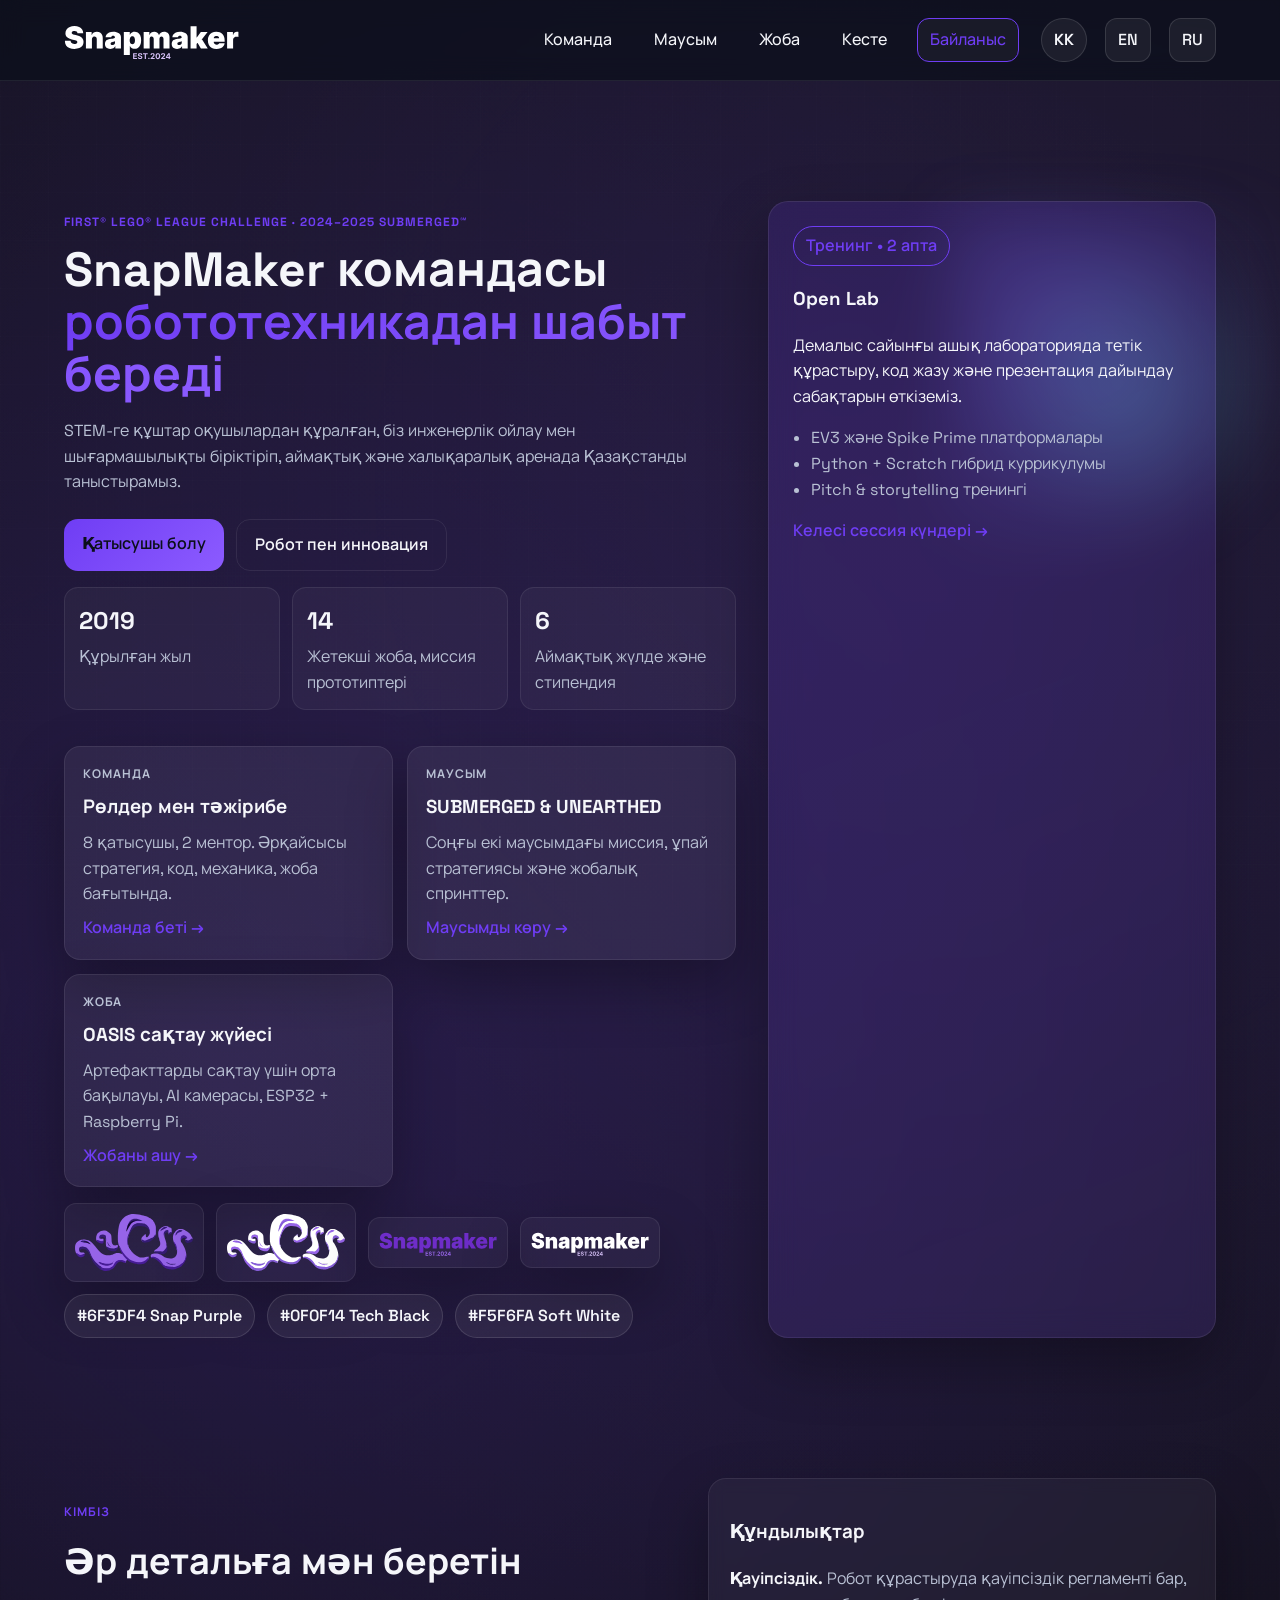
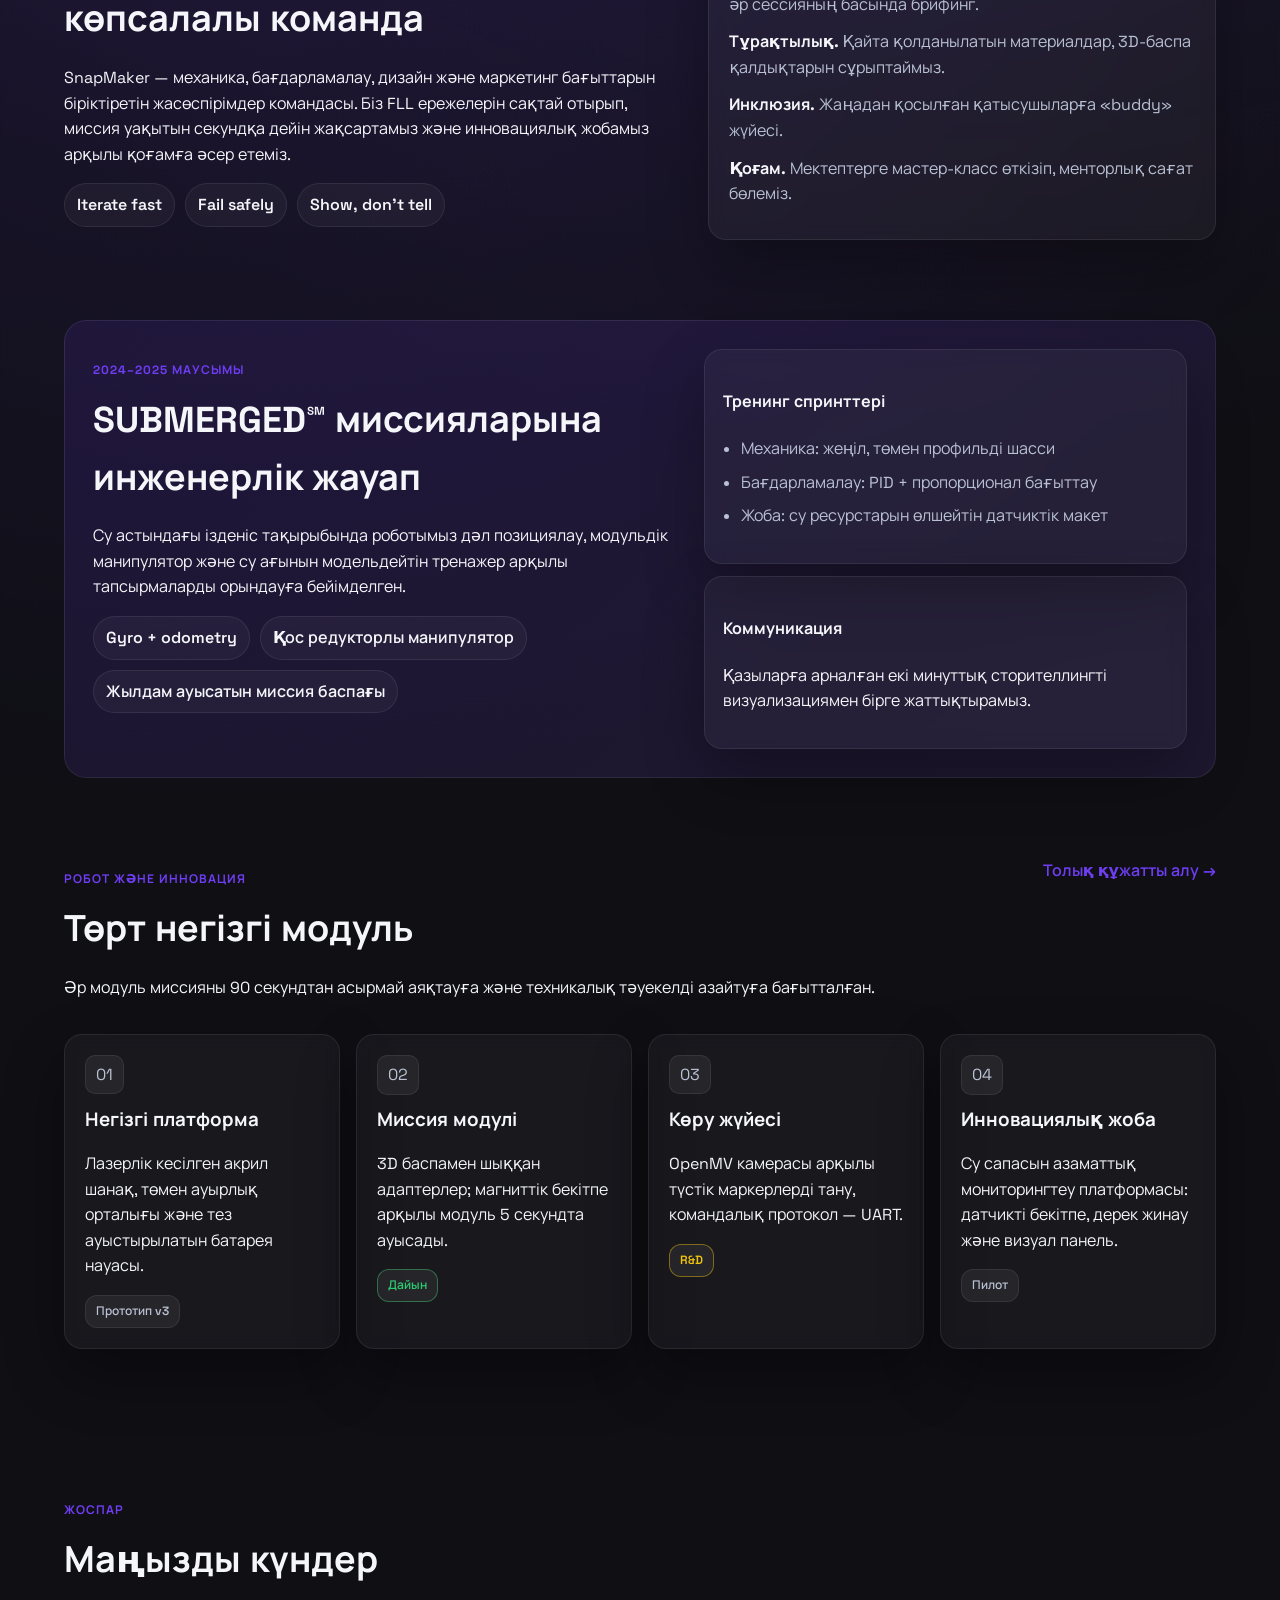
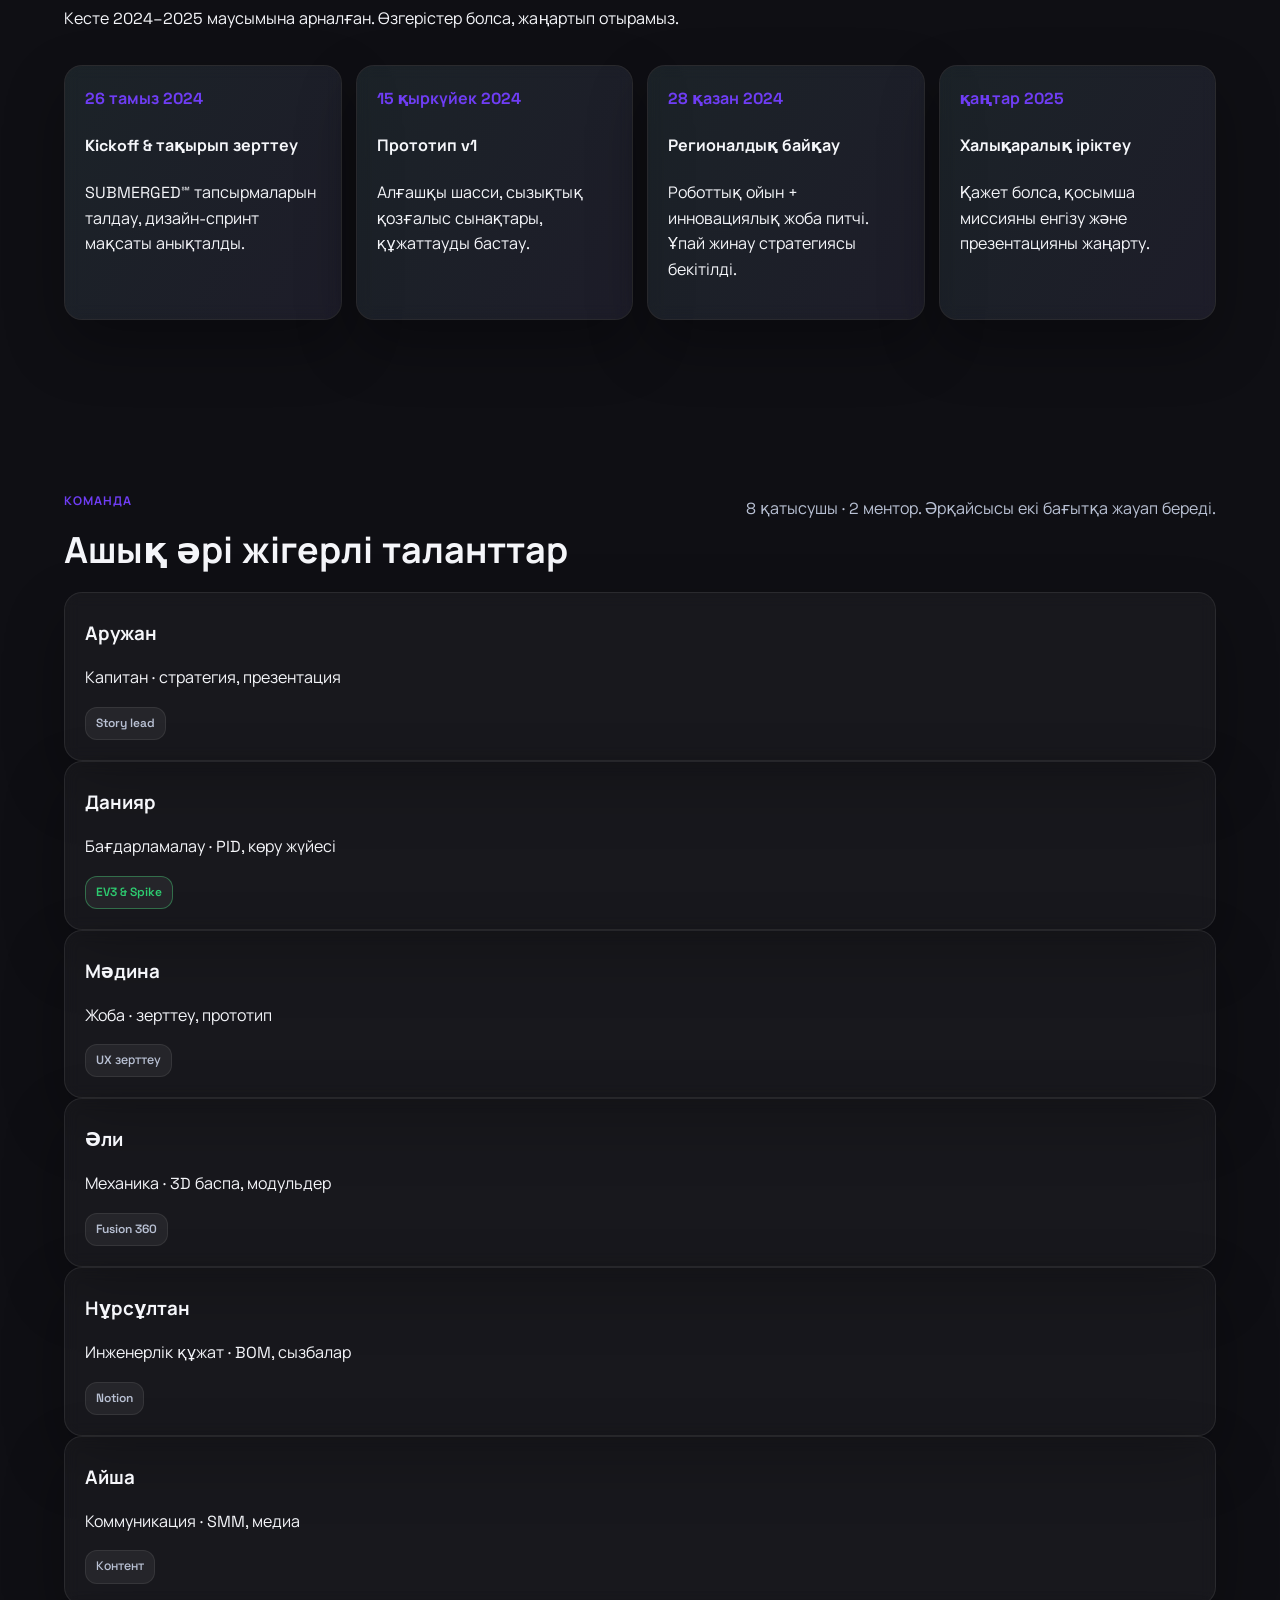
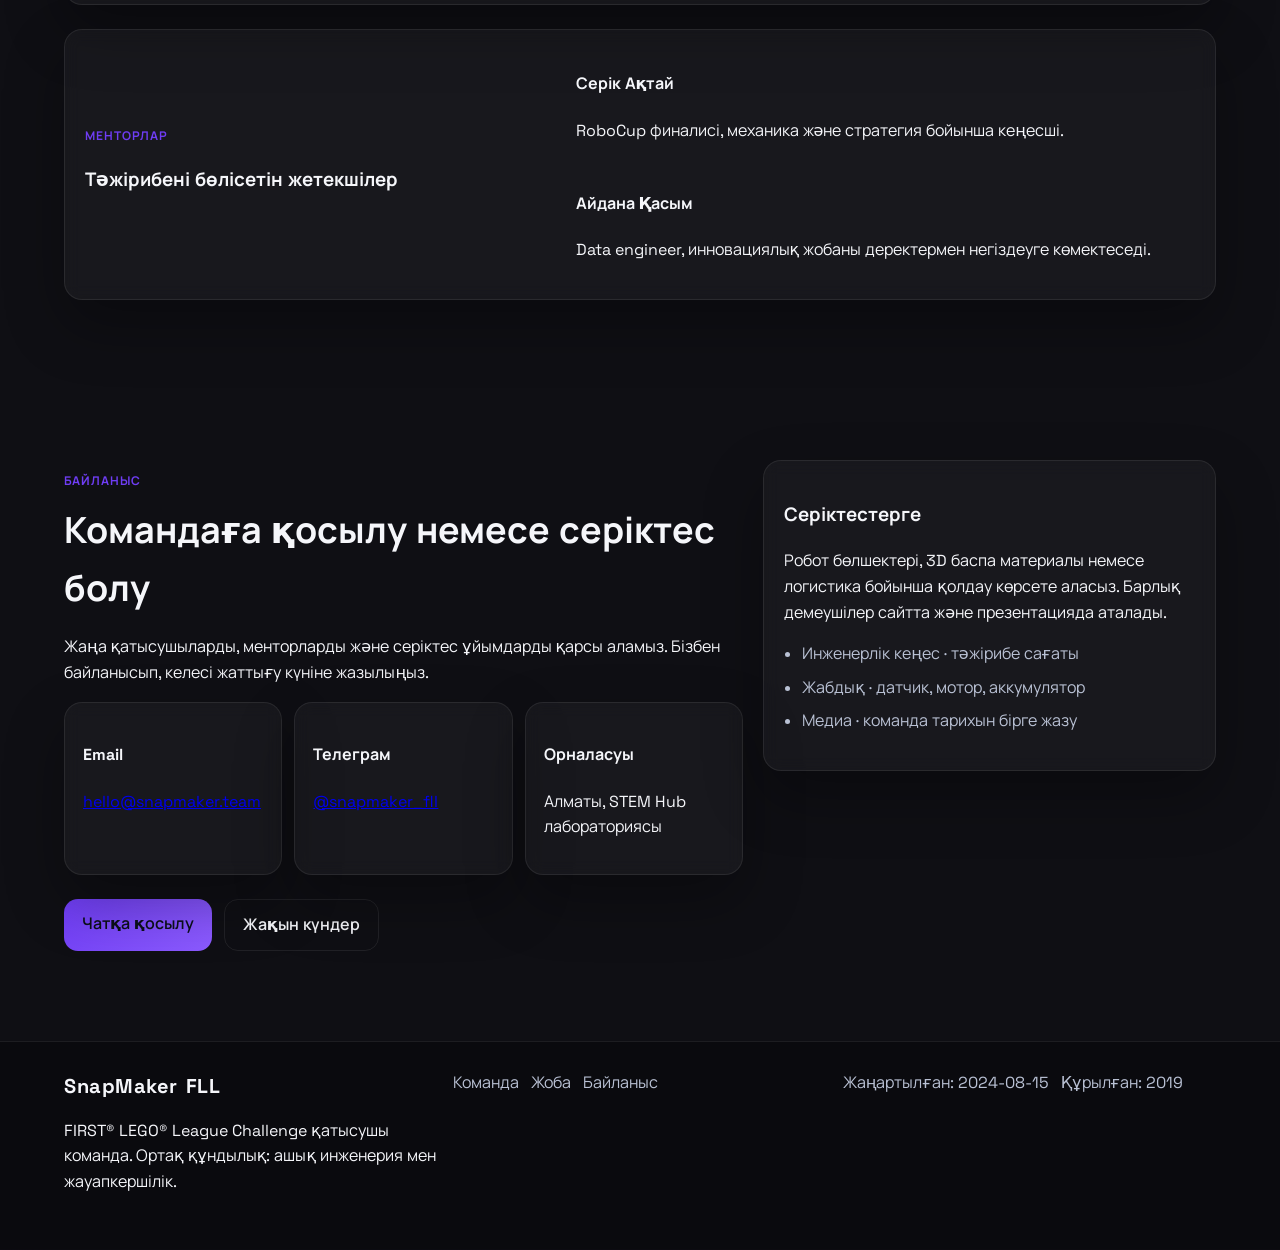
<file: index.html>
<!DOCTYPE html>
<html lang="kk">
<head>
  <meta charset="UTF-8" />
  <meta name="viewport" content="width=device-width, initial-scale=1.0" />
  <title>SnapMaker | FLL командасы</title>
  <link rel="preconnect" href="https://fonts.googleapis.com">
  <link rel="preconnect" href="https://fonts.gstatic.com" crossorigin>
  <link href="https://fonts.googleapis.com/css2?family=Space+Grotesk:wght@400;500;600;700&family=Manrope:wght@400;500;600&display=swap" rel="stylesheet">
  <link rel="stylesheet" href="styles.css" />
</head>
<body>
  <div class="bg-grid"></div>
  <header class="site-header">
    <div class="container nav-wrap">
      <div class="logo"><img src="media/SM-logo-text-light.svg" alt="SnapMaker FLL логотипі"></div>
      <button class="nav-toggle" aria-label="Мәзірді ашу">☰</button>
      <nav class="nav">
        <a href="team.html">Команда</a>
        <a href="season.html">Маусым</a>
        <a href="project.html">Жоба</a>
        <a href="#timeline">Кесте</a>
        <a href="#contact" class="pill">Байланыс</a>
        <span class="pill palette" style="margin-left:4px;">KK</span>
        <a class="pill palette" href="index-en.html">EN</a>
        <a class="pill palette" href="index-ru.html">RU</a>
      </nav>
    </div>
  </header>

  <main>
    <section class="hero container">
      <div class="hero-text">
        <p class="eyebrow">FIRST® LEGO® League Challenge · 2024–2025 SUBMERGED℠</p>
        <h1>SnapMaker командасы<br><span class="gradient">робототехникадан шабыт береді</span></h1>
        <p class="lede">STEM-ге құштар оқушылардан құралған, біз инженерлік ойлау мен шығармашылықты біріктіріп, аймақтық және халықаралық аренада Қазақстанды таныстырамыз.</p>
        <div class="actions">
          <a class="btn primary" href="#contact">Қатысушы болу</a>
          <a class="btn ghost" href="#projects">Робот пен инновация</a>
        </div>
        <div class="stats">
          <div class="stat">
            <span>2019</span>
            <p>Құрылған жыл</p>
          </div>
          <div class="stat">
            <span>14</span>
            <p>Жетекші жоба, миссия прототиптері</p>
          </div>
          <div class="stat">
            <span>6</span>
            <p>Аймақтық жүлде және стипендия</p>
          </div>
        </div>
        <div class="feature-grid">
          <div class="feature-card">
            <p class="eyebrow">Команда</p>
            <h3>Рөлдер мен тәжірибе</h3>
            <p>8 қатысушы, 2 ментор. Әрқайсысы стратегия, код, механика, жоба бағытында.</p>
            <a class="text-link" href="team.html">Команда беті →</a>
          </div>
          <div class="feature-card">
            <p class="eyebrow">Маусым</p>
            <h3>SUBMERGED & UNEARTHED</h3>
            <p>Соңғы екі маусымдағы миссия, ұпай стратегиясы және жобалық спринттер.</p>
            <a class="text-link" href="season.html">Маусымды көру →</a>
          </div>
        <div class="feature-card">
          <p class="eyebrow">Жоба</p>
          <h3>OASIS сақтау жүйесі</h3>
          <p>Артефакттарды сақтау үшін орта бақылауы, AI камерасы, ESP32 + Raspberry Pi.</p>
          <a class="text-link" href="project.html">Жобаны ашу →</a>
        </div>
      </div>
        <div class="brand-row">
          <img class="logo-mark" src="media/SM-logo.svg" alt="SnapMaker логотип (қою)">
          <img class="logo-mark" src="media/SM-logo-light.svg" alt="SnapMaker логотип (жарық)">
          <img class="logo-mark" src="media/SM-logo-text.svg" alt="SnapMaker мәтіндік логотип (қою)">
          <img class="logo-mark" src="media/SM-logo-text-light.svg" alt="SnapMaker мәтіндік логотип (жарық)">
          <span class="pill palette">#6F3DF4 Snap Purple</span>
          <span class="pill palette">#0F0F14 Tech Black</span>
          <span class="pill palette">#F5F6FA Soft White</span>
        </div>
      </div>
      <div class="hero-card">
        <div class="chip">Тренинг • 2 апта</div>
        <h3>Open Lab</h3>
        <p>Демалыс сайынғы ашық лабораторияда тетік құрастыру, код жазу және презентация дайындау сабақтарын өткіземіз.</p>
        <ul>
          <li>EV3 және Spike Prime платформалары</li>
          <li>Python + Scratch гибрид куррикулумы</li>
          <li>Pitch & storytelling тренингі</li>
        </ul>
        <a class="text-link" href="#timeline">Келесі сессия күндері →</a>
      </div>
    </section>

    <section id="about" class="section container two-col">
      <div>
        <p class="eyebrow">Кімбіз</p>
        <h2>Әр детальға мән беретін көпсалалы команда</h2>
        <p>SnapMaker — механика, бағдарламалау, дизайн және маркетинг бағыттарын біріктіретін жасөспірімдер командасы. Біз FLL ережелерін сақтай отырып, миссия уақытын секундқа дейін жақсартамыз және инновациялық жобамыз арқылы қоғамға әсер етеміз.</p>
        <div class="pill-group">
          <span class="pill">Iterate fast</span>
          <span class="pill">Fail safely</span>
          <span class="pill">Show, don’t tell</span>
        </div>
      </div>
      <div class="glass list-card">
        <h3>Құндылықтар</h3>
        <ul class="check-list">
          <li><strong>Қауіпсіздік.</strong> Робот құрастыруда қауіпсіздік регламенті бар, әр сессияның басында брифинг.</li>
          <li><strong>Тұрақтылық.</strong> Қайта қолданылатын материалдар, 3D‑баспа қалдықтарын сұрыптаймыз.</li>
          <li><strong>Инклюзия.</strong> Жаңадан қосылған қатысушыларға «buddy» жүйесі.</li>
          <li><strong>Қоғам.</strong> Мектептерге мастер‑класс өткізіп, менторлық сағат бөлеміз.</li>
        </ul>
      </div>
    </section>

    <section id="season" class="section container gradient-card">
      <div>
        <p class="eyebrow">2024–2025 маусымы</p>
        <h2>SUBMERGED℠ миссияларына инженерлік жауап</h2>
        <p>Су астындағы ізденіс тақырыбында роботымыз дәл позициялау, модульдік манипулятор және су ағынын модельдейтін тренажер арқылы тапсырмаларды орындауға бейімделген.</p>
        <div class="badges">
          <span class="badge">Gyro + odometry</span>
          <span class="badge">Қос редукторлы манипулятор</span>
          <span class="badge">Жылдам ауысатын миссия баспағы</span>
        </div>
      </div>
      <div class="flex-col">
        <div class="glass mini">
          <h4>Тренинг спринттері</h4>
          <ul class="dot-list">
            <li>Механика: жеңіл, төмен профильді шасси</li>
            <li>Бағдарламалау: PID + пропорционал бағыттау</li>
            <li>Жоба: су ресурстарын өлшейтін датчиктік макет</li>
          </ul>
        </div>
        <div class="glass mini">
          <h4>Коммуникация</h4>
          <p>Қазыларға арналған екі минуттық сторителлингті визуализациямен бірге жаттықтырамыз.</p>
        </div>
      </div>
    </section>

    <section id="projects" class="section container cards">
      <div class="section-head">
        <div>
          <p class="eyebrow">Робот және инновация</p>
          <h2>Төрт негізгі модуль</h2>
          <p>Әр модуль миссияны 90 секундтан асырмай аяқтауға және техникалық тәуекелді азайтуға бағытталған.</p>
        </div>
        <a class="text-link" href="#contact">Толық құжатты алу →</a>
      </div>
      <div class="card-grid">
        <article class="glass">
          <div class="chip">01</div>
          <h3>Негізгі платформа</h3>
          <p>Лазерлік кесілген акрил шанақ, төмен ауырлық орталығы және тез ауыстырылатын батарея науасы.</p>
          <span class="tag">Прототип v3</span>
        </article>
        <article class="glass">
          <div class="chip">02</div>
          <h3>Миссия модулі</h3>
          <p>3D баспамен шыққан адаптерлер; магниттік бекітпе арқылы модуль 5 секундта ауысады.</p>
          <span class="tag success">Дайын</span>
        </article>
        <article class="glass">
          <div class="chip">03</div>
          <h3>Көру жүйесі</h3>
          <p>OpenMV камерасы арқылы түстік маркерлерді тану, командалық протокол — UART.</p>
          <span class="tag warning">R&D</span>
        </article>
        <article class="glass">
          <div class="chip">04</div>
          <h3>Инновациялық жоба</h3>
          <p>Су сапасын азаматтық мониторингтеу платформасы: датчикті бекітпе, дерек жинау және визуал панель.</p>
          <span class="tag">Пилот</span>
        </article>
      </div>
    </section>

    <section id="timeline" class="section container timeline">
      <div class="section-head">
        <div>
          <p class="eyebrow">Жоспар</p>
          <h2>Маңызды күндер</h2>
          <p>Кесте 2024–2025 маусымына арналған. Өзгерістер болса, жаңартып отырамыз.</p>
        </div>
      </div>
      <div class="timeline-list">
        <div class="time-card glass">
          <div class="date">26 тамыз 2024</div>
          <h4>Kickoff & тақырып зерттеу</h4>
          <p>SUBMERGED℠ тапсырмаларын талдау, дизайн-спринт мақсаты анықталды.</p>
        </div>
        <div class="time-card glass">
          <div class="date">15 қыркүйек 2024</div>
          <h4>Прототип v1</h4>
          <p>Алғашқы шасси, сызықтық қозғалыс сынақтары, құжаттауды бастау.</p>
        </div>
        <div class="time-card glass">
          <div class="date">28 қазан 2024</div>
          <h4>Регионалдық байқау</h4>
          <p>Роботтық ойын + инновациялық жоба питчі. Ұпай жинау стратегиясы бекітілді.</p>
        </div>
        <div class="time-card glass">
          <div class="date">қаңтар 2025</div>
          <h4>Халықаралық іріктеу</h4>
          <p>Қажет болса, қосымша миссияны енгізу және презентацияны жаңарту.</p>
        </div>
      </div>
    </section>

    <section class="section container team" aria-labelledby="team-title">
      <div class="section-head">
        <div>
          <p class="eyebrow">Команда</p>
          <h2 id="team-title">Ашық әрі жігерлі таланттар</h2>
        </div>
        <p class="lede">8 қатысушы · 2 ментор. Әрқайсысы екі бағытқа жауап береді.</p>
      </div>
      <div class="card-grid">
        <div class="profile glass">
          <h3>Аружан</h3>
          <p>Капитан · стратегия, презентация</p>
          <span class="tag">Story lead</span>
        </div>
        <div class="profile glass">
          <h3>Данияр</h3>
          <p>Бағдарламалау · PID, көру жүйесі</p>
          <span class="tag success">EV3 & Spike</span>
        </div>
        <div class="profile glass">
          <h3>Мәдина</h3>
          <p>Жоба · зерттеу, прототип</p>
          <span class="tag">UX зерттеу</span>
        </div>
        <div class="profile glass">
          <h3>Әли</h3>
          <p>Механика · 3D баспа, модульдер</p>
          <span class="tag">Fusion 360</span>
        </div>
        <div class="profile glass">
          <h3>Нұрсұлтан</h3>
          <p>Инженерлік құжат · BOM, сызбалар</p>
          <span class="tag">Notion</span>
        </div>
        <div class="profile glass">
          <h3>Айша</h3>
          <p>Коммуникация · SMM, медиа</p>
          <span class="tag">Контент</span>
        </div>
      </div>
      <div class="mentors glass">
        <div>
          <p class="eyebrow">Менторлар</p>
          <h3>Тәжірибені бөлісетін жетекшілер</h3>
        </div>
        <div class="mentor-list">
          <div>
            <h4>Серік Ақтай</h4>
            <p>RoboCup финалисі, механика және стратегия бойынша кеңесші.</p>
          </div>
          <div>
            <h4>Айдана Қасым</h4>
            <p>Data engineer, инновациялық жобаны деректермен негіздеуге көмектеседі.</p>
          </div>
        </div>
      </div>
    </section>

    <section id="contact" class="section container contact">
      <div>
        <p class="eyebrow">Байланыс</p>
        <h2>Командаға қосылу немесе серіктес болу</h2>
        <p>Жаңа қатысушыларды, менторларды және серіктес ұйымдарды қарсы аламыз. Бізбен байланысып, келесі жаттығу күніне жазылыңыз.</p>
        <div class="contact-grid">
          <div class="glass mini">
            <h4>Email</h4>
            <a href="mailto:hello@snapmaker.team">hello@snapmaker.team</a>
          </div>
          <div class="glass mini">
            <h4>Телеграм</h4>
            <a href="https://t.me/snapmaker_fll" target="_blank">@snapmaker_fll</a>
          </div>
          <div class="glass mini">
            <h4>Орналасуы</h4>
            <p>Алматы, STEM Hub лабораториясы</p>
          </div>
        </div>
        <div class="actions">
          <a class="btn primary" href="https://t.me/snapmaker_fll" target="_blank">Чатқа қосылу</a>
          <a class="btn ghost" href="#timeline">Жақын күндер</a>
        </div>
      </div>
      <div class="contact-card glass">
        <h3>Серіктестерге</h3>
        <p>Робот бөлшектері, 3D баспа материалы немесе логистика бойынша қолдау көрсете аласыз. Барлық демеушілер сайтта және презентацияда аталады.</p>
        <ul class="dot-list">
          <li>Инженерлік кеңес · тәжірибе сағаты</li>
          <li>Жабдық · датчик, мотор, аккумулятор</li>
          <li>Медиа · команда тарихын бірге жазу</li>
        </ul>
      </div>
    </section>
  </main>

  <footer class="footer">
    <div class="container footer-grid">
      <div>
        <div class="logo">SnapMaker <span>FLL</span></div>
        <p>FIRST® LEGO® League Challenge қатысушы команда. Ортақ құндылық: ашық инженерия мен жауапкершілік.</p>
      </div>
      <div class="foot-links">
        <a href="#about">Команда</a>
        <a href="#projects">Жоба</a>
        <a href="#contact">Байланыс</a>
      </div>
      <div class="foot-meta">
        <span>Жаңартылған: 2024-08-15</span>
        <span>Құрылған: 2019</span>
      </div>
    </div>
  </footer>

  <script src="script.js"></script>
</body>
</html>
</file>
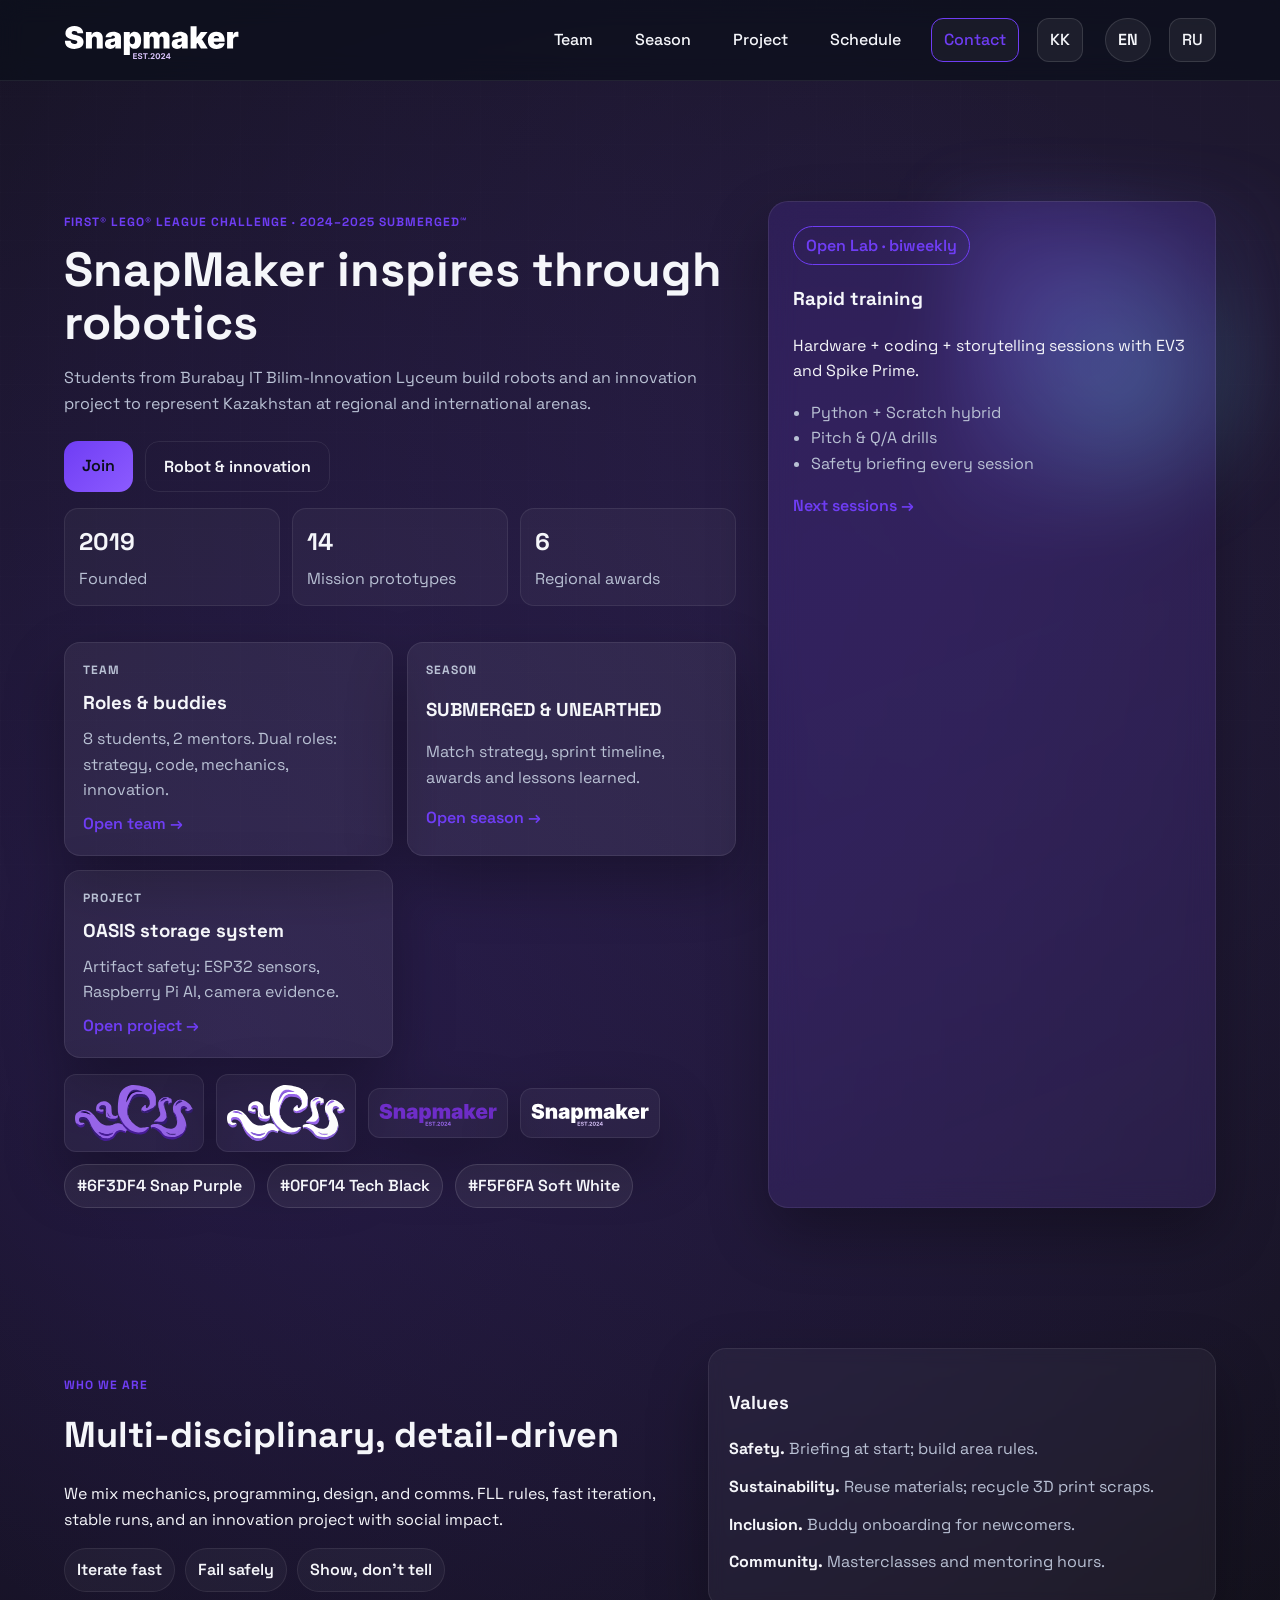
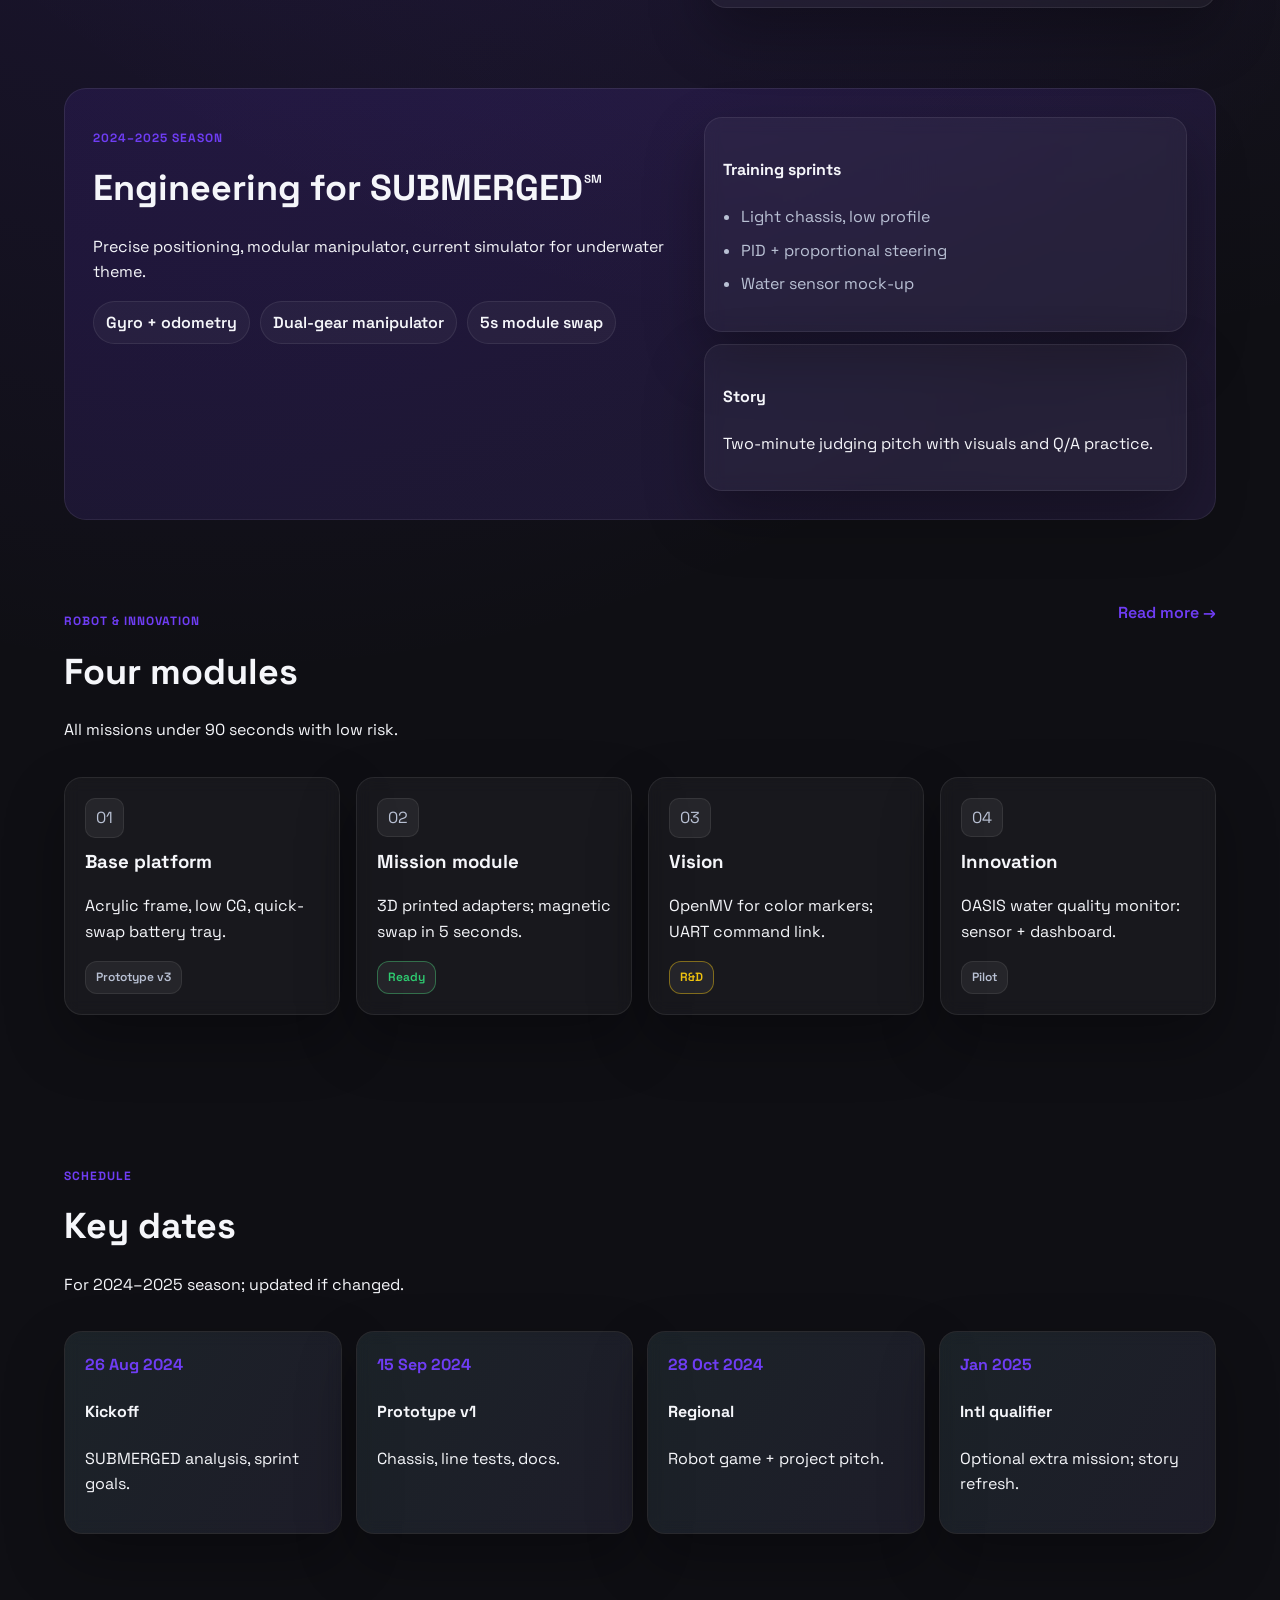
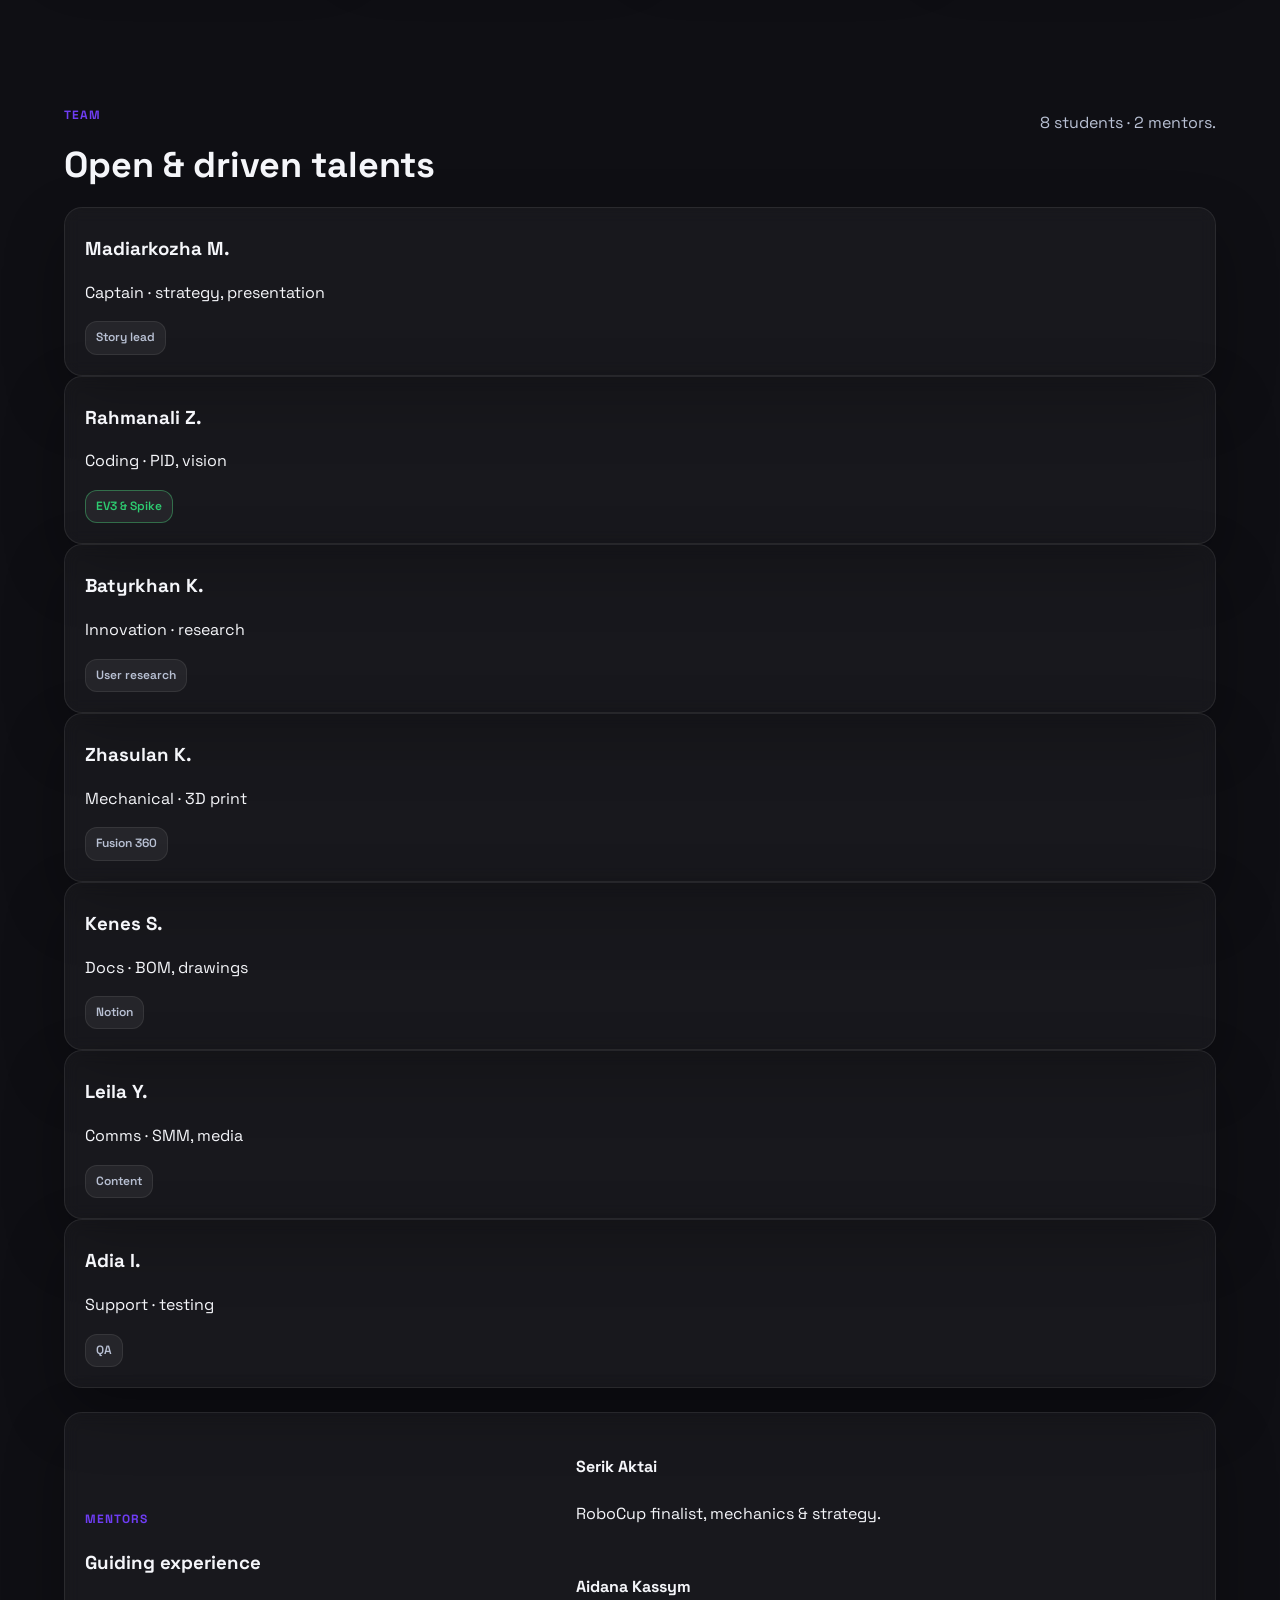
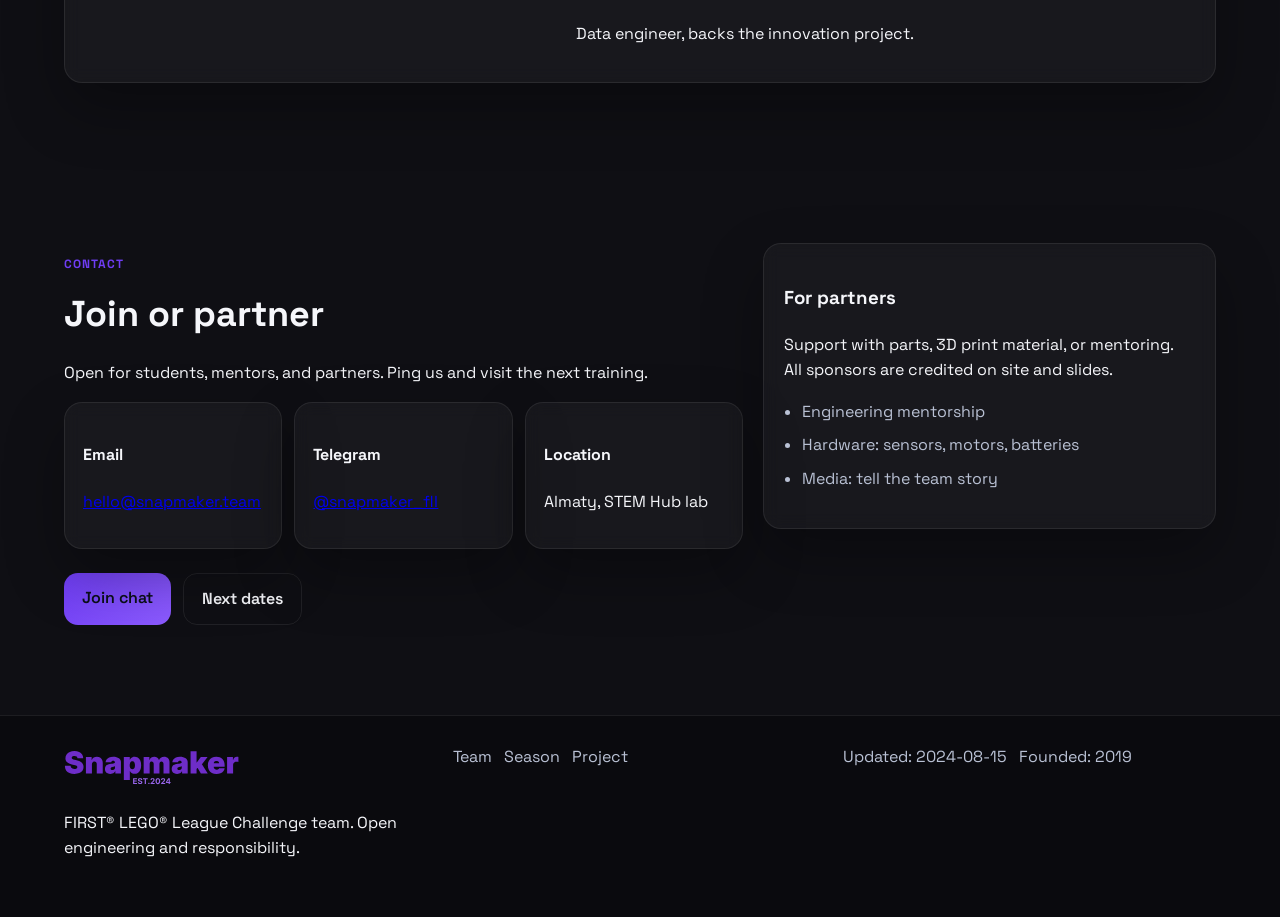
<file: index-en.html>
<!DOCTYPE html>
<html lang="en">
<head>
  <meta charset="UTF-8" />
  <meta name="viewport" content="width=device-width, initial-scale=1.0" />
  <title>SnapMaker FLL | Home</title>
  <link rel="preconnect" href="https://fonts.googleapis.com">
  <link rel="preconnect" href="https://fonts.gstatic.com" crossorigin>
  <link href="https://fonts.googleapis.com/css2?family=Space+Grotesk:wght@400;500;600;700&family=Manrope:wght@400;500;600&display=swap" rel="stylesheet">
  <link rel="stylesheet" href="styles.css" />
</head>
<body>
  <div class="bg-grid"></div>
  <header class="site-header">
    <div class="container nav-wrap">
      <div class="logo"><img src="media/SM-logo-text-light.svg" alt="SnapMaker FLL logo"></div>
      <button class="nav-toggle" aria-label="Open menu">☰</button>
      <nav class="nav">
        <a href="team-en.html">Team</a>
        <a href="season-en.html">Season</a>
        <a href="project-en.html">Project</a>
        <a href="#timeline">Schedule</a>
        <a href="#contact" class="pill">Contact</a>
        <a class="pill palette" href="index.html">KK</a>
        <span class="pill palette" style="margin-left:4px;">EN</span>
        <a class="pill palette" href="index-ru.html">RU</a>
      </nav>
    </div>
  </header>

  <main>
    <section class="hero container">
      <div class="hero-text">
        <p class="eyebrow">FIRST® LEGO® League Challenge · 2024–2025 SUBMERGED℠</p>
        <h1>SnapMaker inspires through robotics</h1>
        <p class="lede">Students from Burabay IT Bilim-Innovation Lyceum build robots and an innovation project to represent Kazakhstan at regional and international arenas.</p>
        <div class="actions">
          <a class="btn primary" href="#contact">Join</a>
          <a class="btn ghost" href="project-en.html">Robot & innovation</a>
        </div>
        <div class="stats">
          <div class="stat"><span>2019</span><p>Founded</p></div>
          <div class="stat"><span>14</span><p>Mission prototypes</p></div>
          <div class="stat"><span>6</span><p>Regional awards</p></div>
        </div>
        <div class="feature-grid">
          <div class="feature-card">
            <p class="eyebrow">Team</p>
            <h3>Roles & buddies</h3>
            <p>8 students, 2 mentors. Dual roles: strategy, code, mechanics, innovation.</p>
            <a class="text-link" href="team-en.html">Open team →</a>
          </div>
          <div class="feature-card">
            <p class="eyebrow">Season</p>
            <h3>SUBMERGED & UNEARTHED</h3>
            <p>Match strategy, sprint timeline, awards and lessons learned.</p>
            <a class="text-link" href="season-en.html">Open season →</a>
          </div>
        <div class="feature-card">
          <p class="eyebrow">Project</p>
          <h3>OASIS storage system</h3>
          <p>Artifact safety: ESP32 sensors, Raspberry Pi AI, camera evidence.</p>
          <a class="text-link" href="project-en.html">Open project →</a>
        </div>
        </div>
        <div class="brand-row">
          <img class="logo-mark" src="media/SM-logo.svg" alt="Logo dark">
          <img class="logo-mark" src="media/SM-logo-light.svg" alt="Logo light">
          <img class="logo-mark" src="media/SM-logo-text.svg" alt="Wordmark dark">
          <img class="logo-mark" src="media/SM-logo-text-light.svg" alt="Wordmark light">
          <span class="pill palette">#6F3DF4 Snap Purple</span>
          <span class="pill palette">#0F0F14 Tech Black</span>
          <span class="pill palette">#F5F6FA Soft White</span>
        </div>
      </div>
      <div class="hero-card">
        <div class="chip">Open Lab · biweekly</div>
        <h3>Rapid training</h3>
        <p>Hardware + coding + storytelling sessions with EV3 and Spike Prime.</p>
        <ul>
          <li>Python + Scratch hybrid</li>
          <li>Pitch & Q/A drills</li>
          <li>Safety briefing every session</li>
        </ul>
        <a class="text-link" href="#timeline">Next sessions →</a>
      </div>
    </section>

    <section id="about" class="section container two-col">
      <div>
        <p class="eyebrow">Who we are</p>
        <h2>Multi-disciplinary, detail-driven</h2>
        <p>We mix mechanics, programming, design, and comms. FLL rules, fast iteration, stable runs, and an innovation project with social impact.</p>
        <div class="pill-group">
          <span class="pill">Iterate fast</span>
          <span class="pill">Fail safely</span>
          <span class="pill">Show, don’t tell</span>
        </div>
      </div>
      <div class="glass list-card">
        <h3>Values</h3>
        <ul class="check-list">
          <li><strong>Safety.</strong> Briefing at start; build area rules.</li>
          <li><strong>Sustainability.</strong> Reuse materials; recycle 3D print scraps.</li>
          <li><strong>Inclusion.</strong> Buddy onboarding for newcomers.</li>
          <li><strong>Community.</strong> Masterclasses and mentoring hours.</li>
        </ul>
      </div>
    </section>

    <section id="season" class="section container gradient-card">
      <div>
        <p class="eyebrow">2024–2025 season</p>
        <h2>Engineering for SUBMERGED℠</h2>
        <p>Precise positioning, modular manipulator, current simulator for underwater theme.</p>
        <div class="badges">
          <span class="badge">Gyro + odometry</span>
          <span class="badge">Dual-gear manipulator</span>
          <span class="badge">5s module swap</span>
        </div>
      </div>
      <div class="flex-col">
        <div class="glass mini">
          <h4>Training sprints</h4>
          <ul class="dot-list">
            <li>Light chassis, low profile</li>
            <li>PID + proportional steering</li>
            <li>Water sensor mock-up</li>
          </ul>
        </div>
        <div class="glass mini">
          <h4>Story</h4>
          <p>Two-minute judging pitch with visuals and Q/A practice.</p>
        </div>
      </div>
    </section>

    <section id="projects" class="section container cards">
      <div class="section-head">
        <div>
          <p class="eyebrow">Robot & innovation</p>
          <h2>Four modules</h2>
          <p>All missions under 90 seconds with low risk.</p>
        </div>
        <a class="text-link" href="project-en.html">Read more →</a>
      </div>
      <div class="card-grid">
        <article class="glass"><div class="chip">01</div><h3>Base platform</h3><p>Acrylic frame, low CG, quick-swap battery tray.</p><span class="tag">Prototype v3</span></article>
        <article class="glass"><div class="chip">02</div><h3>Mission module</h3><p>3D printed adapters; magnetic swap in 5 seconds.</p><span class="tag success">Ready</span></article>
        <article class="glass"><div class="chip">03</div><h3>Vision</h3><p>OpenMV for color markers; UART command link.</p><span class="tag warning">R&D</span></article>
        <article class="glass"><div class="chip">04</div><h3>Innovation</h3><p>OASIS water quality monitor: sensor + dashboard.</p><span class="tag">Pilot</span></article>
      </div>
    </section>

    <section id="timeline" class="section container timeline">
      <div class="section-head"><div><p class="eyebrow">Schedule</p><h2>Key dates</h2><p>For 2024–2025 season; updated if changed.</p></div></div>
      <div class="timeline-list">
        <div class="time-card glass"><div class="date">26 Aug 2024</div><h4>Kickoff</h4><p>SUBMERGED analysis, sprint goals.</p></div>
        <div class="time-card glass"><div class="date">15 Sep 2024</div><h4>Prototype v1</h4><p>Chassis, line tests, docs.</p></div>
        <div class="time-card glass"><div class="date">28 Oct 2024</div><h4>Regional</h4><p>Robot game + project pitch.</p></div>
        <div class="time-card glass"><div class="date">Jan 2025</div><h4>Intl qualifier</h4><p>Optional extra mission; story refresh.</p></div>
      </div>
    </section>

    <section class="section container team" aria-labelledby="team-title">
      <div class="section-head"><div><p class="eyebrow">Team</p><h2 id="team-title">Open & driven talents</h2></div><p class="lede">8 students · 2 mentors.</p></div>
      <div class="card-grid">
        <div class="profile glass"><h3>Madiarkozha M.</h3><p>Captain · strategy, presentation</p><span class="tag">Story lead</span></div>
        <div class="profile glass"><h3>Rahmanali Z.</h3><p>Coding · PID, vision</p><span class="tag success">EV3 & Spike</span></div>
        <div class="profile glass"><h3>Batyrkhan K.</h3><p>Innovation · research</p><span class="tag">User research</span></div>
        <div class="profile glass"><h3>Zhasulan K.</h3><p>Mechanical · 3D print</p><span class="tag">Fusion 360</span></div>
        <div class="profile glass"><h3>Kenes S.</h3><p>Docs · BOM, drawings</p><span class="tag">Notion</span></div>
        <div class="profile glass"><h3>Leila Y.</h3><p>Comms · SMM, media</p><span class="tag">Content</span></div>
        <div class="profile glass"><h3>Adia I.</h3><p>Support · testing</p><span class="tag">QA</span></div>
      </div>
      <div class="mentors glass">
        <div><p class="eyebrow">Mentors</p><h3>Guiding experience</h3></div>
        <div class="mentor-list">
          <div><h4>Serik Aktai</h4><p>RoboCup finalist, mechanics & strategy.</p></div>
          <div><h4>Aidana Kassym</h4><p>Data engineer, backs the innovation project.</p></div>
        </div>
      </div>
    </section>

    <section id="contact" class="section container contact">
      <div>
        <p class="eyebrow">Contact</p>
        <h2>Join or partner</h2>
        <p>Open for students, mentors, and partners. Ping us and visit the next training.</p>
        <div class="contact-grid">
          <div class="glass mini"><h4>Email</h4><a href="mailto:hello@snapmaker.team">hello@snapmaker.team</a></div>
          <div class="glass mini"><h4>Telegram</h4><a href="https://t.me/snapmaker_fll" target="_blank">@snapmaker_fll</a></div>
          <div class="glass mini"><h4>Location</h4><p>Almaty, STEM Hub lab</p></div>
        </div>
        <div class="actions">
          <a class="btn primary" href="https://t.me/snapmaker_fll" target="_blank">Join chat</a>
          <a class="btn ghost" href="#timeline">Next dates</a>
        </div>
      </div>
      <div class="contact-card glass">
        <h3>For partners</h3>
        <p>Support with parts, 3D print material, or mentoring. All sponsors are credited on site and slides.</p>
        <ul class="dot-list">
          <li>Engineering mentorship</li>
          <li>Hardware: sensors, motors, batteries</li>
          <li>Media: tell the team story</li>
        </ul>
      </div>
    </section>
  </main>

  <footer class="footer">
    <div class="container footer-grid">
      <div><div class="logo"><img src="media/SM-logo-text.svg" alt="SnapMaker FLL"></div><p>FIRST® LEGO® League Challenge team. Open engineering and responsibility.</p></div>
      <div class="foot-links"><a href="team-en.html">Team</a><a href="season-en.html">Season</a><a href="project-en.html">Project</a></div>
      <div class="foot-meta"><span>Updated: 2024-08-15</span><span>Founded: 2019</span></div>
    </div>
  </footer>

  <script src="script.js"></script>
</body>
</html>
</file>
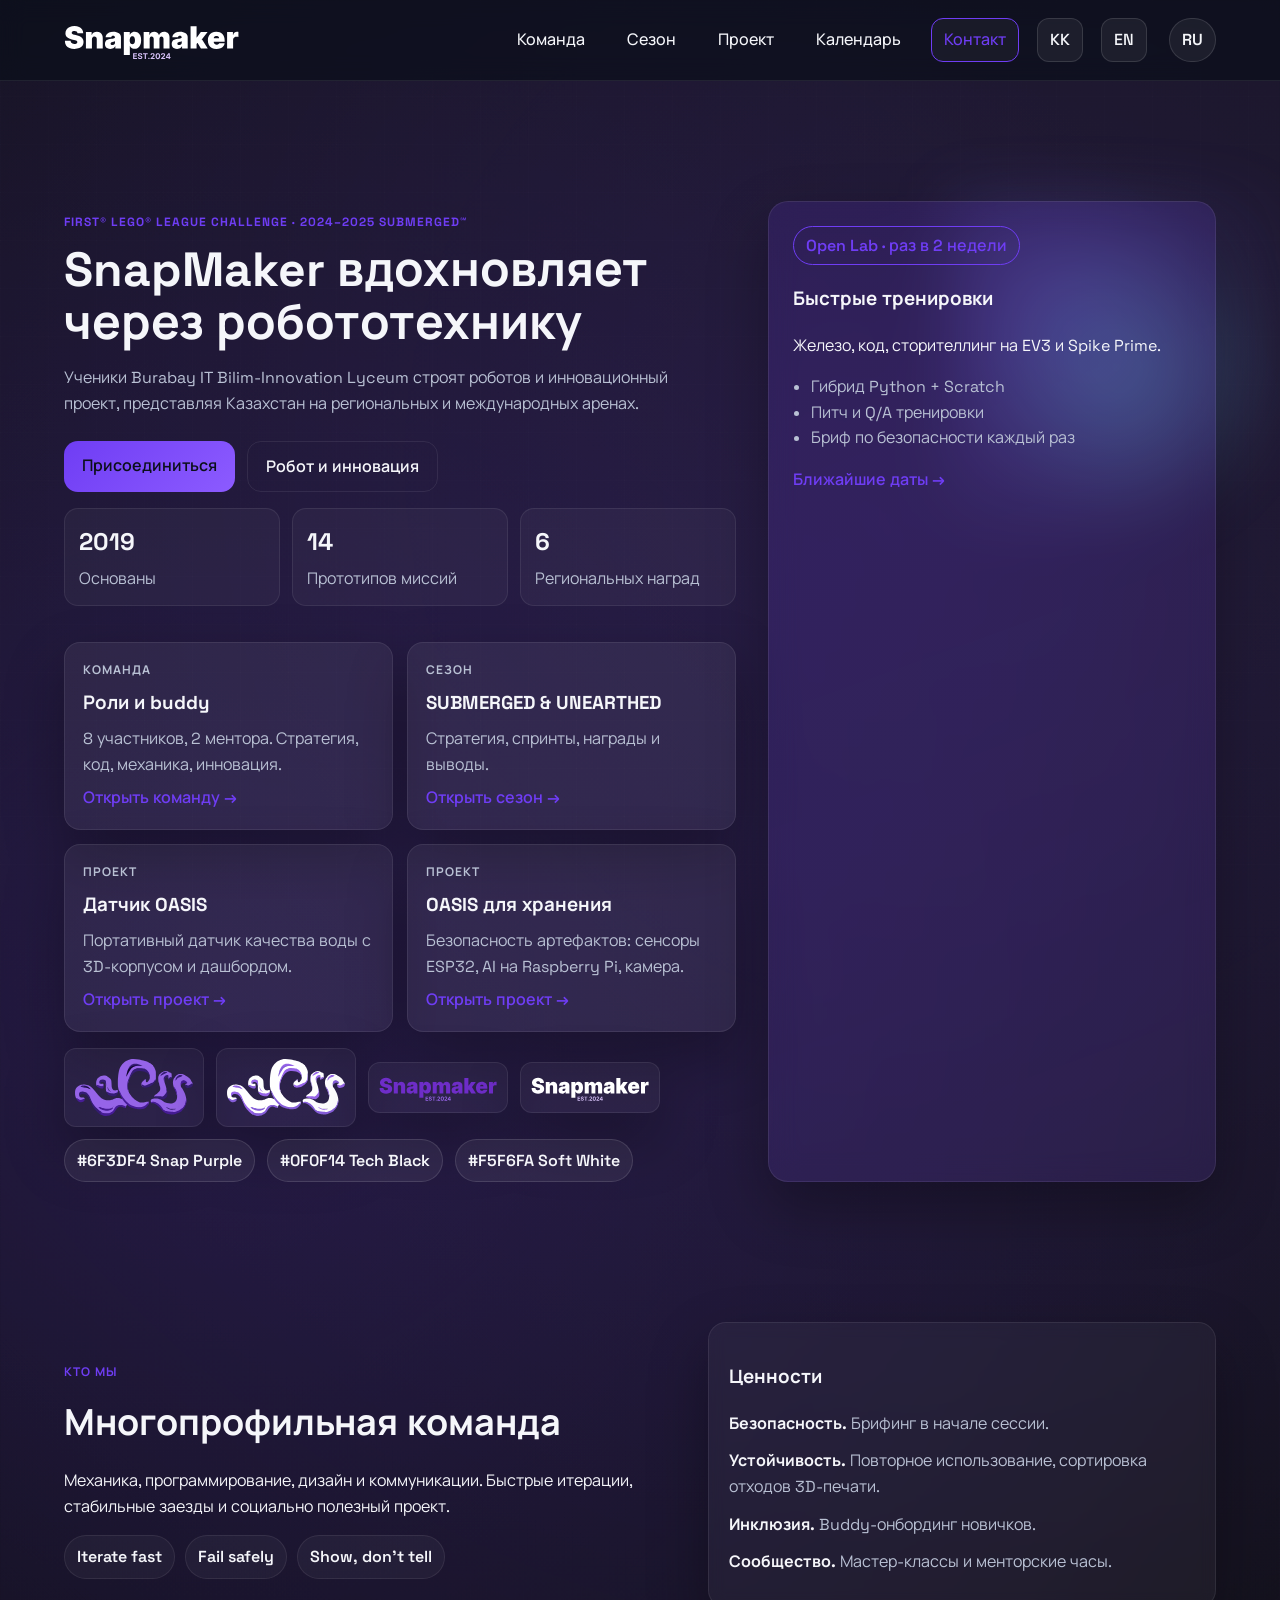
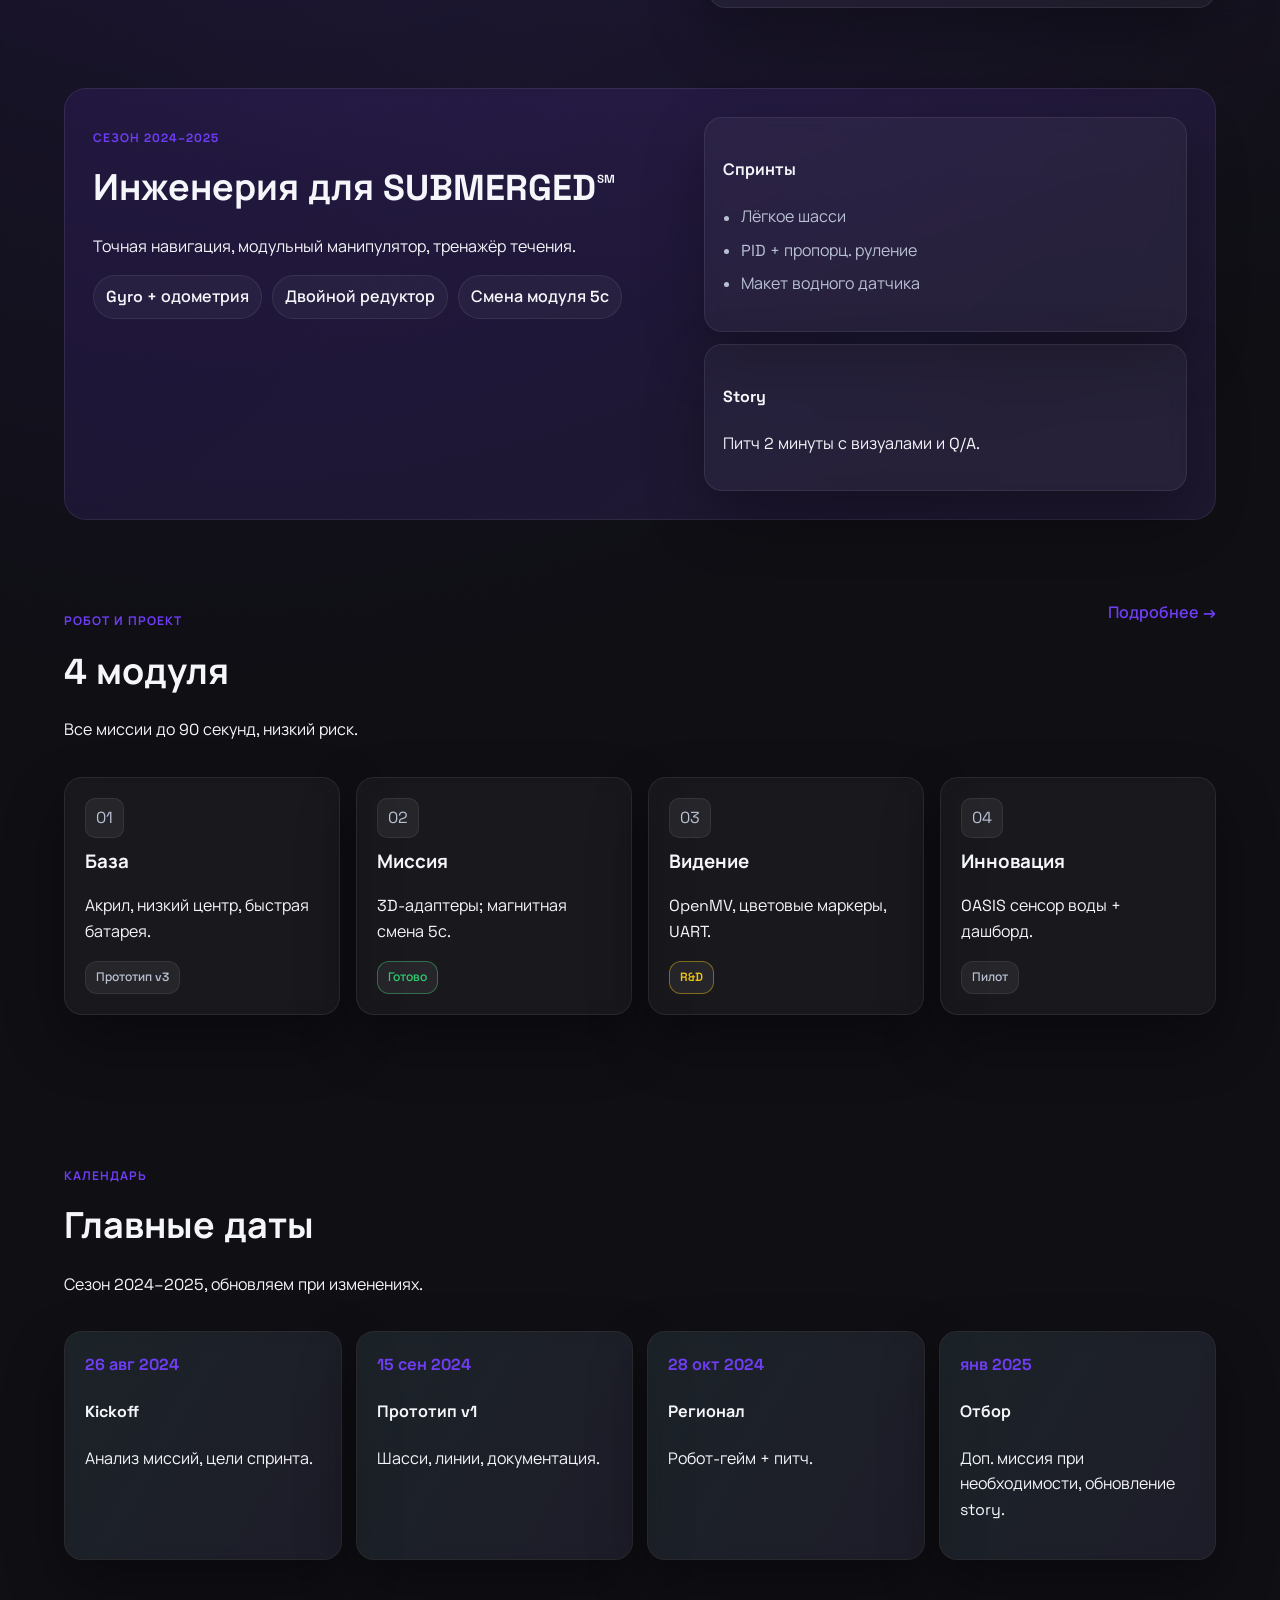
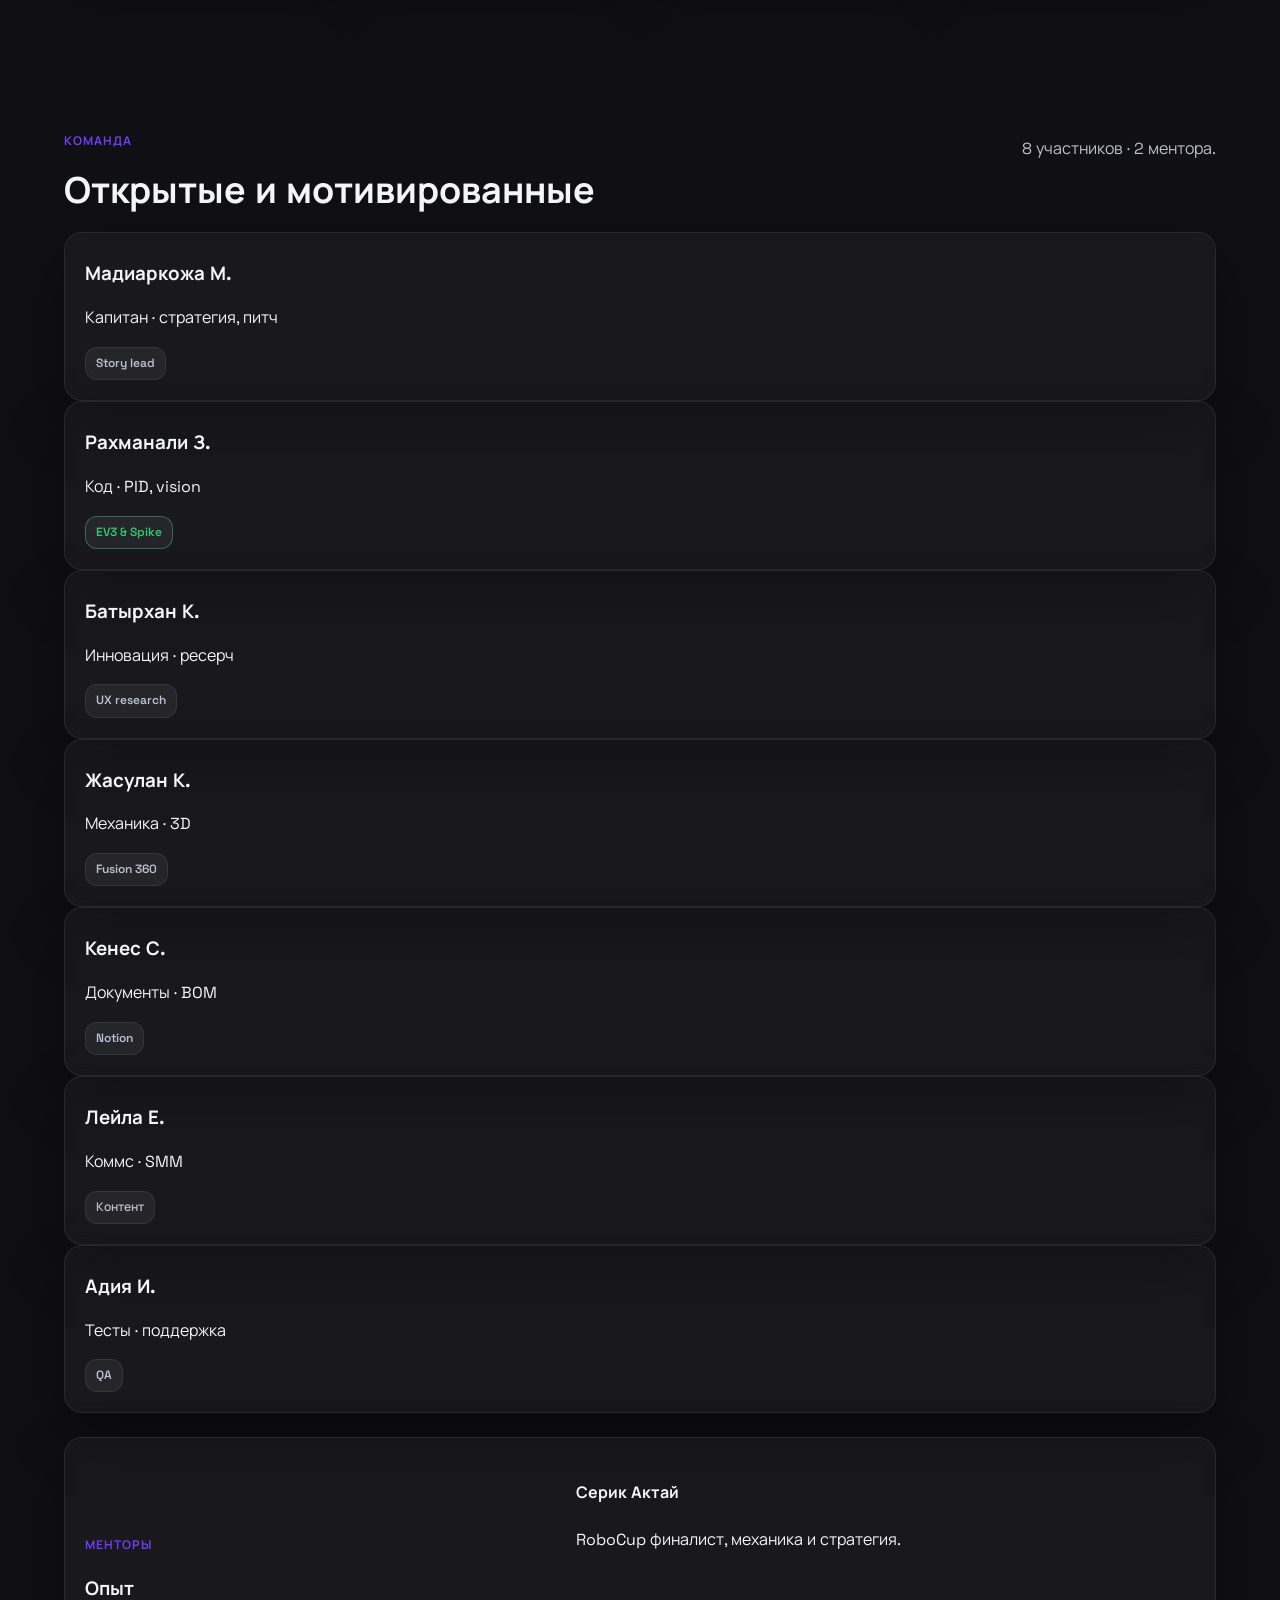
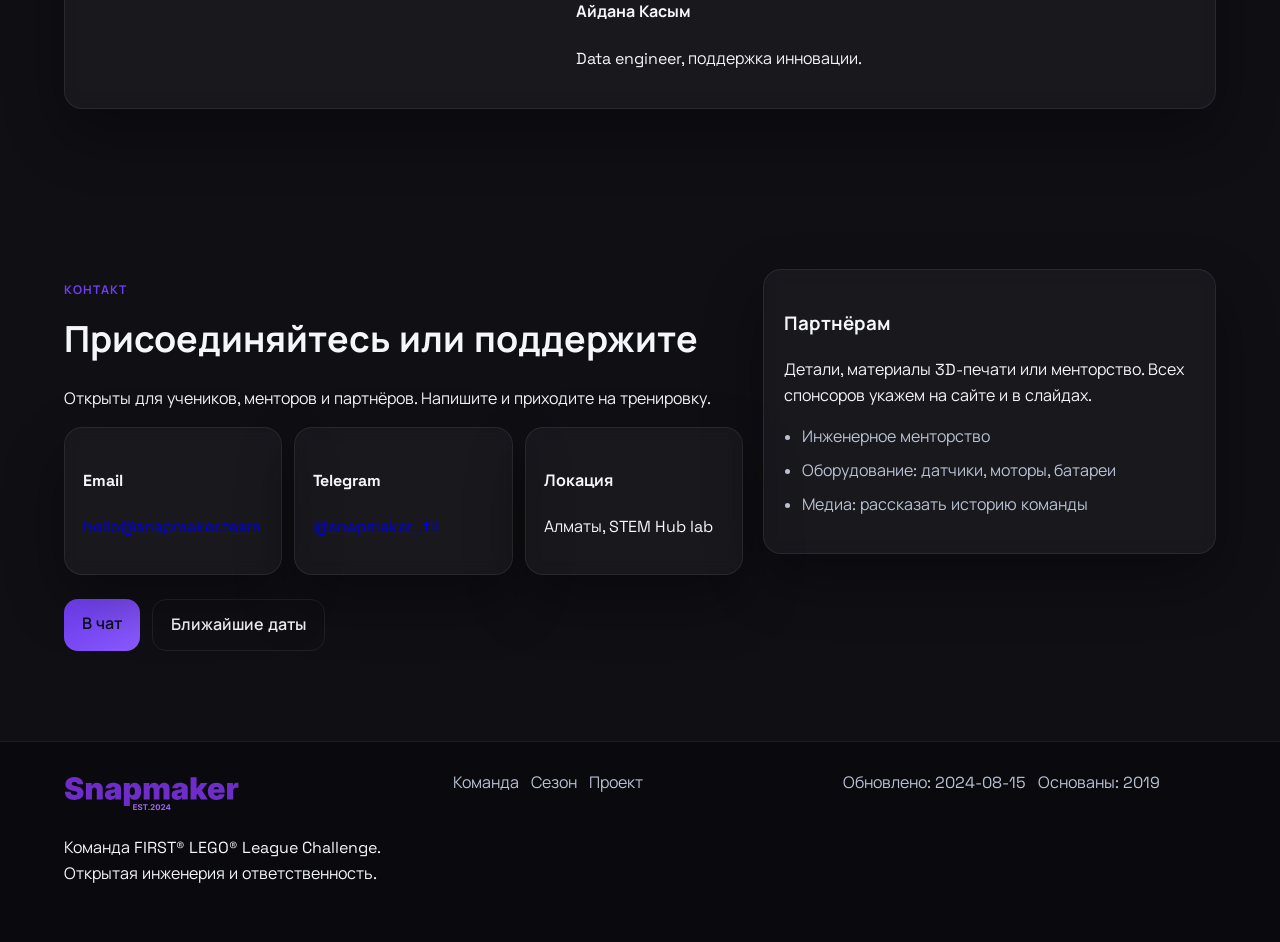
<file: index-ru.html>
<!DOCTYPE html>
<html lang="ru">
<head>
  <meta charset="UTF-8" />
  <meta name="viewport" content="width=device-width, initial-scale=1.0" />
  <title>SnapMaker FLL | Главная</title>
  <link rel="preconnect" href="https://fonts.googleapis.com">
  <link rel="preconnect" href="https://fonts.gstatic.com" crossorigin>
  <link href="https://fonts.googleapis.com/css2?family=Space+Grotesk:wght@400;500;600;700&family=Manrope:wght@400;500;600&display=swap" rel="stylesheet">
  <link rel="stylesheet" href="styles.css" />
</head>
<body>
  <div class="bg-grid"></div>
  <header class="site-header">
    <div class="container nav-wrap">
      <div class="logo"><img src="media/SM-logo-text-light.svg" alt="SnapMaker FLL логотип"></div>
      <button class="nav-toggle" aria-label="Открыть меню">☰</button>
      <nav class="nav">
        <a href="team-ru.html">Команда</a>
        <a href="season-ru.html">Сезон</a>
        <a href="project-ru.html">Проект</a>
        <a href="#timeline">Календарь</a>
        <a href="#contact" class="pill">Контакт</a>
        <a class="pill palette" href="index.html">KK</a>
        <a class="pill palette" href="index-en.html">EN</a>
        <span class="pill palette" style="margin-left:4px;">RU</span>
      </nav>
    </div>
  </header>

  <main>
    <section class="hero container">
      <div class="hero-text">
        <p class="eyebrow">FIRST® LEGO® League Challenge · 2024–2025 SUBMERGED℠</p>
        <h1>SnapMaker вдохновляет через робототехнику</h1>
        <p class="lede">Ученики Burabay IT Bilim-Innovation Lyceum строят роботов и инновационный проект, представляя Казахстан на региональных и международных аренах.</p>
        <div class="actions">
          <a class="btn primary" href="#contact">Присоединиться</a>
          <a class="btn ghost" href="project-ru.html">Робот и инновация</a>
        </div>
        <div class="stats">
          <div class="stat"><span>2019</span><p>Основаны</p></div>
          <div class="stat"><span>14</span><p>Прототипов миссий</p></div>
          <div class="stat"><span>6</span><p>Региональных наград</p></div>
        </div>
        <div class="feature-grid">
          <div class="feature-card"><p class="eyebrow">Команда</p><h3>Роли и buddy</h3><p>8 участников, 2 ментора. Стратегия, код, механика, инновация.</p><a class="text-link" href="team-ru.html">Открыть команду →</a></div>
          <div class="feature-card"><p class="eyebrow">Сезон</p><h3>SUBMERGED & UNEARTHED</h3><p>Стратегия, спринты, награды и выводы.</p><a class="text-link" href="season-ru.html">Открыть сезон →</a></div>
        <div class="feature-card"><p class="eyebrow">Проект</p><h3>Датчик OASIS</h3><p>Портативный датчик качества воды с 3D-корпусом и дашбордом.</p><a class="text-link" href="project-ru.html">Открыть проект →</a></div>
        <div class="feature-card">
          <p class="eyebrow">Проект</p>
          <h3>OASIS для хранения</h3>
          <p>Безопасность артефактов: сенсоры ESP32, AI на Raspberry Pi, камера.</p>
          <a class="text-link" href="project-ru.html">Открыть проект →</a>
        </div>
        </div>
        <div class="brand-row">
          <img class="logo-mark" src="media/SM-logo.svg" alt="Логотип тёмный">
          <img class="logo-mark" src="media/SM-logo-light.svg" alt="Логотип светлый">
          <img class="logo-mark" src="media/SM-logo-text.svg" alt="Вордмарк тёмный">
          <img class="logo-mark" src="media/SM-logo-text-light.svg" alt="Вордмарк светлый">
          <span class="pill palette">#6F3DF4 Snap Purple</span>
          <span class="pill palette">#0F0F14 Tech Black</span>
          <span class="pill palette">#F5F6FA Soft White</span>
        </div>
      </div>
      <div class="hero-card">
        <div class="chip">Open Lab · раз в 2 недели</div>
        <h3>Быстрые тренировки</h3>
        <p>Железо, код, сторителлинг на EV3 и Spike Prime.</p>
        <ul>
          <li>Гибрид Python + Scratch</li>
          <li>Питч и Q/A тренировки</li>
          <li>Бриф по безопасности каждый раз</li>
        </ul>
        <a class="text-link" href="#timeline">Ближайшие даты →</a>
      </div>
    </section>

    <section id="about" class="section container two-col">
      <div>
        <p class="eyebrow">Кто мы</p>
        <h2>Многопрофильная команда</h2>
        <p>Механика, программирование, дизайн и коммуникации. Быстрые итерации, стабильные заезды и социально полезный проект.</p>
        <div class="pill-group">
          <span class="pill">Iterate fast</span>
          <span class="pill">Fail safely</span>
          <span class="pill">Show, don’t tell</span>
        </div>
      </div>
      <div class="glass list-card">
        <h3>Ценности</h3>
        <ul class="check-list">
          <li><strong>Безопасность.</strong> Брифинг в начале сессии.</li>
          <li><strong>Устойчивость.</strong> Повторное использование, сортировка отходов 3D-печати.</li>
          <li><strong>Инклюзия.</strong> Buddy-онбординг новичков.</li>
          <li><strong>Сообщество.</strong> Мастер-классы и менторские часы.</li>
        </ul>
      </div>
    </section>

    <section id="season" class="section container gradient-card">
      <div>
        <p class="eyebrow">Сезон 2024–2025</p>
        <h2>Инженерия для SUBMERGED℠</h2>
        <p>Точная навигация, модульный манипулятор, тренажёр течения.</p>
        <div class="badges">
          <span class="badge">Gyro + одометрия</span>
          <span class="badge">Двойной редуктор</span>
          <span class="badge">Смена модуля 5с</span>
        </div>
      </div>
      <div class="flex-col">
        <div class="glass mini"><h4>Спринты</h4><ul class="dot-list"><li>Лёгкое шасси</li><li>PID + пропорц. руление</li><li>Макет водного датчика</li></ul></div>
        <div class="glass mini"><h4>Story</h4><p>Питч 2 минуты с визуалами и Q/A.</p></div>
      </div>
    </section>

    <section id="projects" class="section container cards">
      <div class="section-head"><div><p class="eyebrow">Робот и проект</p><h2>4 модуля</h2><p>Все миссии до 90 секунд, низкий риск.</p></div><a class="text-link" href="project-ru.html">Подробнее →</a></div>
      <div class="card-grid">
        <article class="glass"><div class="chip">01</div><h3>База</h3><p>Акрил, низкий центр, быстрая батарея.</p><span class="tag">Прототип v3</span></article>
        <article class="glass"><div class="chip">02</div><h3>Миссия</h3><p>3D-адаптеры; магнитная смена 5с.</p><span class="tag success">Готово</span></article>
        <article class="glass"><div class="chip">03</div><h3>Видение</h3><p>OpenMV, цветовые маркеры, UART.</p><span class="tag warning">R&D</span></article>
        <article class="glass"><div class="chip">04</div><h3>Инновация</h3><p>OASIS сенсор воды + дашборд.</p><span class="tag">Пилот</span></article>
      </div>
    </section>

    <section id="timeline" class="section container timeline">
      <div class="section-head"><div><p class="eyebrow">Календарь</p><h2>Главные даты</h2><p>Сезон 2024–2025, обновляем при изменениях.</p></div></div>
      <div class="timeline-list">
        <div class="time-card glass"><div class="date">26 авг 2024</div><h4>Kickoff</h4><p>Анализ миссий, цели спринта.</p></div>
        <div class="time-card glass"><div class="date">15 сен 2024</div><h4>Прототип v1</h4><p>Шасси, линии, документация.</p></div>
        <div class="time-card glass"><div class="date">28 окт 2024</div><h4>Регионал</h4><p>Робот-гейм + питч.</p></div>
        <div class="time-card glass"><div class="date">янв 2025</div><h4>Отбор</h4><p>Доп. миссия при необходимости, обновление story.</p></div>
      </div>
    </section>

    <section class="section container team" aria-labelledby="team-title">
      <div class="section-head"><div><p class="eyebrow">Команда</p><h2 id="team-title">Открытые и мотивированные</h2></div><p class="lede">8 участников · 2 ментора.</p></div>
      <div class="card-grid">
        <div class="profile glass"><h3>Мадиаркожа М.</h3><p>Капитан · стратегия, питч</p><span class="tag">Story lead</span></div>
        <div class="profile glass"><h3>Рахманали З.</h3><p>Код · PID, vision</p><span class="tag success">EV3 & Spike</span></div>
        <div class="profile glass"><h3>Батырхан К.</h3><p>Инновация · ресерч</p><span class="tag">UX research</span></div>
        <div class="profile glass"><h3>Жасулан К.</h3><p>Механика · 3D</p><span class="tag">Fusion 360</span></div>
        <div class="profile glass"><h3>Кенес С.</h3><p>Документы · BOM</p><span class="tag">Notion</span></div>
        <div class="profile glass"><h3>Лейла Е.</h3><p>Коммс · SMM</p><span class="tag">Контент</span></div>
        <div class="profile glass"><h3>Адия И.</h3><p>Тесты · поддержка</p><span class="tag">QA</span></div>
      </div>
      <div class="mentors glass"><div><p class="eyebrow">Менторы</p><h3>Опыт</h3></div><div class="mentor-list"><div><h4>Серик Актай</h4><p>RoboCup финалист, механика и стратегия.</p></div><div><h4>Айдана Касым</h4><p>Data engineer, поддержка инновации.</p></div></div></div>
    </section>

    <section id="contact" class="section container contact">
      <div>
        <p class="eyebrow">Контакт</p>
        <h2>Присоединяйтесь или поддержите</h2>
        <p>Открыты для учеников, менторов и партнёров. Напишите и приходите на тренировку.</p>
        <div class="contact-grid">
          <div class="glass mini"><h4>Email</h4><a href="mailto:hello@snapmaker.team">hello@snapmaker.team</a></div>
          <div class="glass mini"><h4>Telegram</h4><a href="https://t.me/snapmaker_fll" target="_blank">@snapmaker_fll</a></div>
          <div class="glass mini"><h4>Локация</h4><p>Алматы, STEM Hub lab</p></div>
        </div>
        <div class="actions">
          <a class="btn primary" href="https://t.me/snapmaker_fll" target="_blank">В чат</a>
          <a class="btn ghost" href="#timeline">Ближайшие даты</a>
        </div>
      </div>
      <div class="contact-card glass">
        <h3>Партнёрам</h3>
        <p>Детали, материалы 3D-печати или менторство. Всех спонсоров укажем на сайте и в слайдах.</p>
        <ul class="dot-list">
          <li>Инженерное менторство</li>
          <li>Оборудование: датчики, моторы, батареи</li>
          <li>Медиа: рассказать историю команды</li>
        </ul>
      </div>
    </section>
  </main>

  <footer class="footer">
    <div class="container footer-grid">
      <div><div class="logo"><img src="media/SM-logo-text.svg" alt="SnapMaker FLL"></div><p>Команда FIRST® LEGO® League Challenge. Открытая инженерия и ответственность.</p></div>
      <div class="foot-links"><a href="team-ru.html">Команда</a><a href="season-ru.html">Сезон</a><a href="project-ru.html">Проект</a></div>
      <div class="foot-meta"><span>Обновлено: 2024-08-15</span><span>Основаны: 2019</span></div>
    </div>
  </footer>

  <script src="script.js"></script>
</body>
</html>
</file>
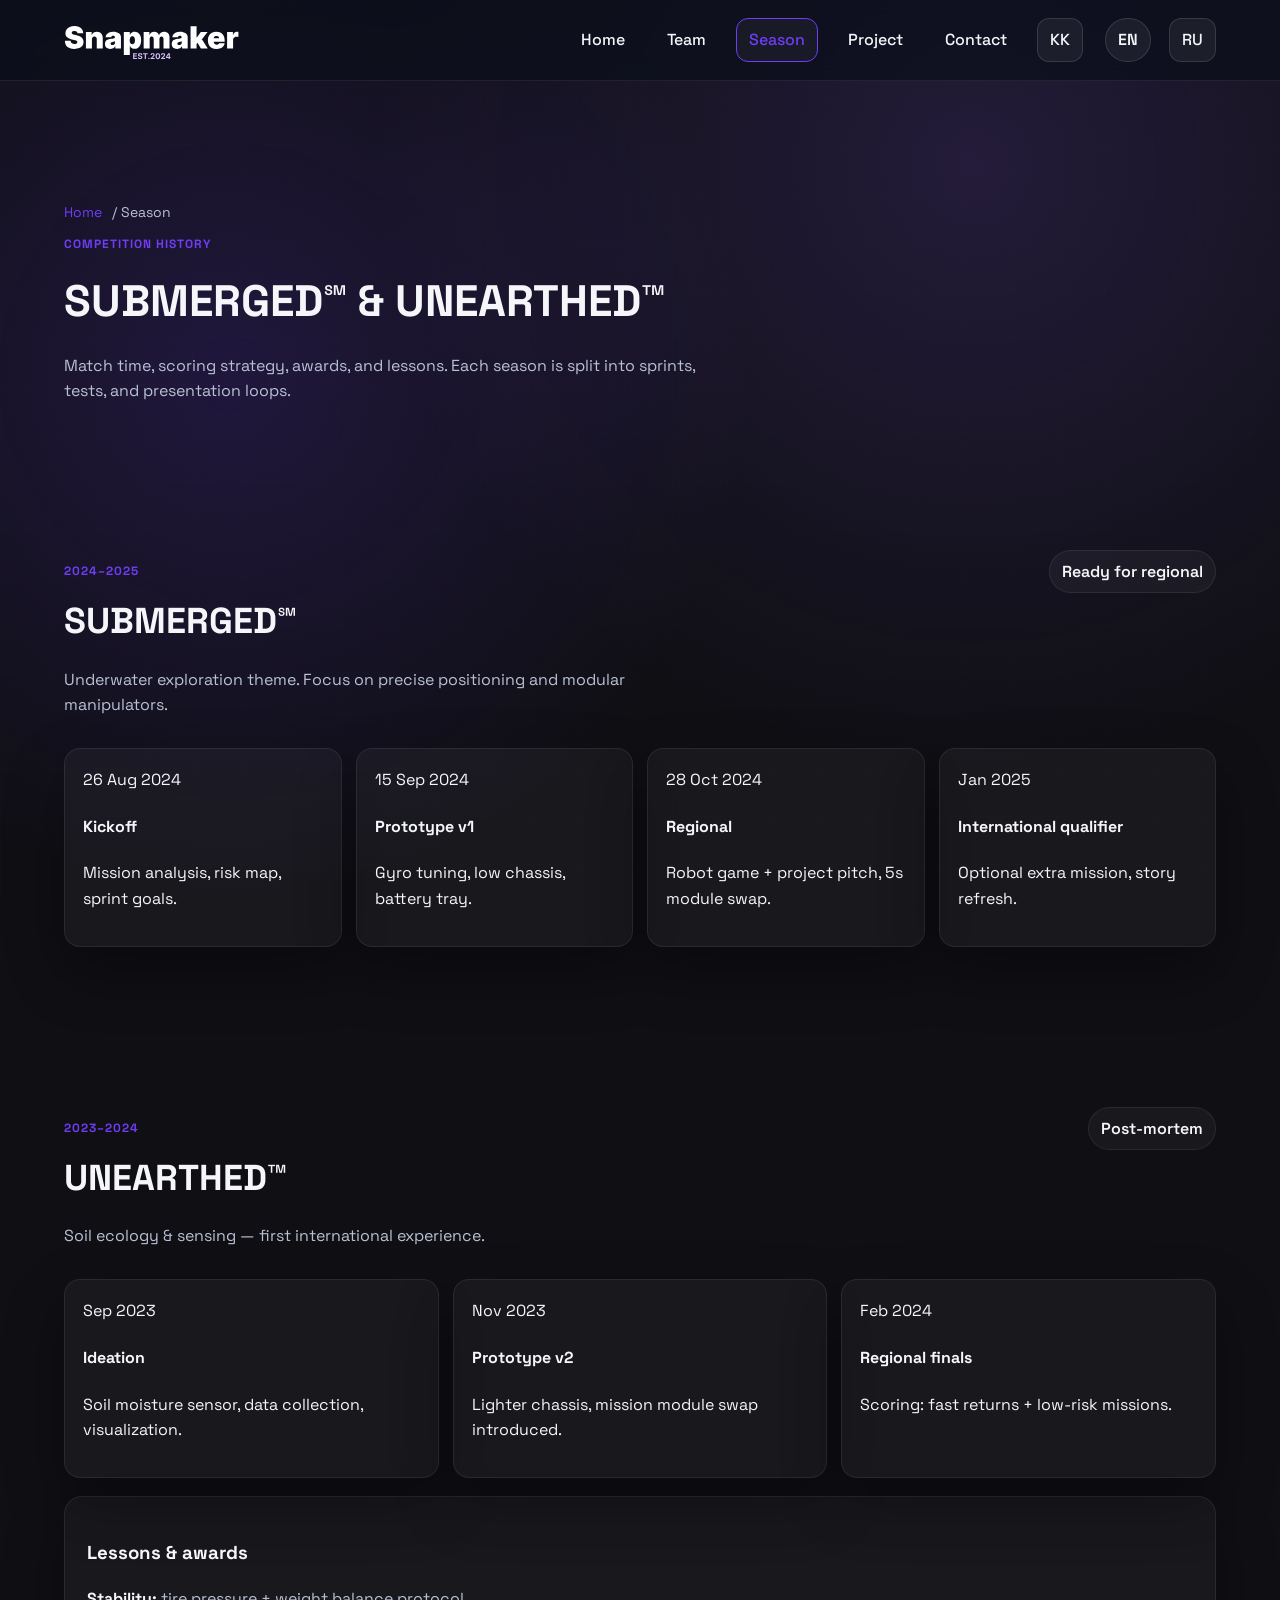
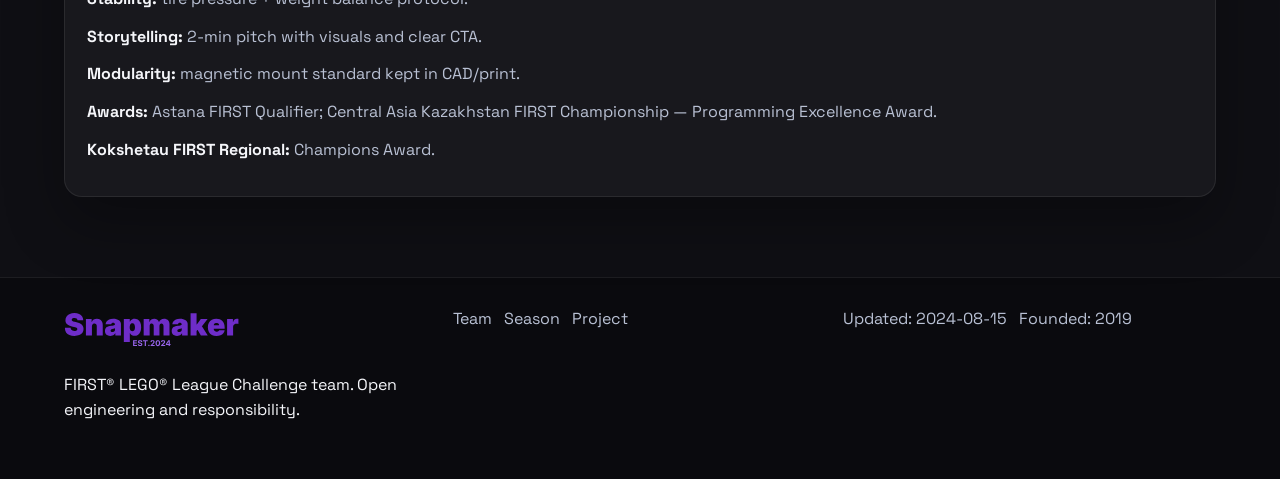
<file: season-en.html>
<!DOCTYPE html>
<html lang="en">
<head>
  <meta charset="UTF-8" />
  <meta name="viewport" content="width=device-width, initial-scale=1.0" />
  <title>Season | SnapMaker FLL</title>
  <link rel="preconnect" href="https://fonts.googleapis.com">
  <link rel="preconnect" href="https://fonts.gstatic.com" crossorigin>
  <link href="https://fonts.googleapis.com/css2?family=Space+Grotesk:wght@400;500;600;700&family=Manrope:wght@400;500;600&display=swap" rel="stylesheet">
  <link rel="stylesheet" href="styles.css" />
</head>
<body>
  <div class="bg-grid"></div>
  <header class="site-header">
    <div class="container nav-wrap">
      <div class="logo"><img src="media/SM-logo-text-light.svg" alt="SnapMaker FLL"></div>
      <button class="nav-toggle" aria-label="Open menu">☰</button>
      <nav class="nav">
        <a href="index-en.html">Home</a>
        <a href="team-en.html">Team</a>
        <a href="season-en.html" class="pill">Season</a>
        <a href="project-en.html">Project</a>
        <a href="index-en.html#contact">Contact</a>
        <a class="pill palette" href="season.html">KK</a>
        <span class="pill palette" style="margin-left:4px;">EN</span>
        <a class="pill palette" href="season-ru.html">RU</a>
      </nav>
    </div>
  </header>

  <main class="container">
    <section class="subhero">
      <div class="breadcrumb"><a href="index-en.html">Home</a> / Season</div>
      <p class="eyebrow">Competition history</p>
      <h1>SUBMERGED℠ & UNEARTHED™</h1>
      <p class="lede">Match time, scoring strategy, awards, and lessons. Each season is split into sprints, tests, and presentation loops.</p>
    </section>

    <section class="section">
      <div class="section-head">
        <div>
          <p class="eyebrow">2024–2025</p>
          <h2>SUBMERGED℠</h2>
          <p class="lede">Underwater exploration theme. Focus on precise positioning and modular manipulators.</p>
        </div>
        <span class="pill">Ready for regional</span>
      </div>
      <div class="season-timeline">
        <div class="season-card"><div class="date">26 Aug 2024</div><h4>Kickoff</h4><p>Mission analysis, risk map, sprint goals.</p></div>
        <div class="season-card"><div class="date">15 Sep 2024</div><h4>Prototype v1</h4><p>Gyro tuning, low chassis, battery tray.</p></div>
        <div class="season-card"><div class="date">28 Oct 2024</div><h4>Regional</h4><p>Robot game + project pitch, 5s module swap.</p></div>
        <div class="season-card"><div class="date">Jan 2025</div><h4>International qualifier</h4><p>Optional extra mission, story refresh.</p></div>
      </div>
    </section>

    <section class="section">
      <div class="section-head">
        <div>
          <p class="eyebrow">2023–2024</p>
          <h2>UNEARTHED™</h2>
          <p class="lede">Soil ecology & sensing — first international experience.</p>
        </div>
        <span class="pill">Post-mortem</span>
      </div>
      <div class="season-timeline">
        <div class="season-card"><div class="date">Sep 2023</div><h4>Ideation</h4><p>Soil moisture sensor, data collection, visualization.</p></div>
        <div class="season-card"><div class="date">Nov 2023</div><h4>Prototype v2</h4><p>Lighter chassis, mission module swap introduced.</p></div>
        <div class="season-card"><div class="date">Feb 2024</div><h4>Regional finals</h4><p>Scoring: fast returns + low-risk missions.</p></div>
      </div>
      <div class="panel" style="margin-top:18px;">
        <h3>Lessons & awards</h3>
        <ul class="check-list">
          <li><strong>Stability:</strong> tire pressure + weight balance protocol.</li>
          <li><strong>Storytelling:</strong> 2-min pitch with visuals and clear CTA.</li>
          <li><strong>Modularity:</strong> magnetic mount standard kept in CAD/print.</li>
          <li><strong>Awards:</strong> Astana FIRST Qualifier; Central Asia Kazakhstan FIRST Championship — Programming Excellence Award.</li>
          <li><strong>Kokshetau FIRST Regional:</strong> Champions Award.</li>
        </ul>
      </div>
    </section>
  </main>

  <footer class="footer">
    <div class="container footer-grid">
      <div><div class="logo"><img src="media/SM-logo-text.svg" alt="SnapMaker FLL"></div><p>FIRST® LEGO® League Challenge team. Open engineering and responsibility.</p></div>
      <div class="foot-links"><a href="team-en.html">Team</a><a href="season-en.html">Season</a><a href="project-en.html">Project</a></div>
      <div class="foot-meta"><span>Updated: 2024-08-15</span><span>Founded: 2019</span></div>
    </div>
  </footer>

  <script src="script.js"></script>
</body>
</html>
</file>
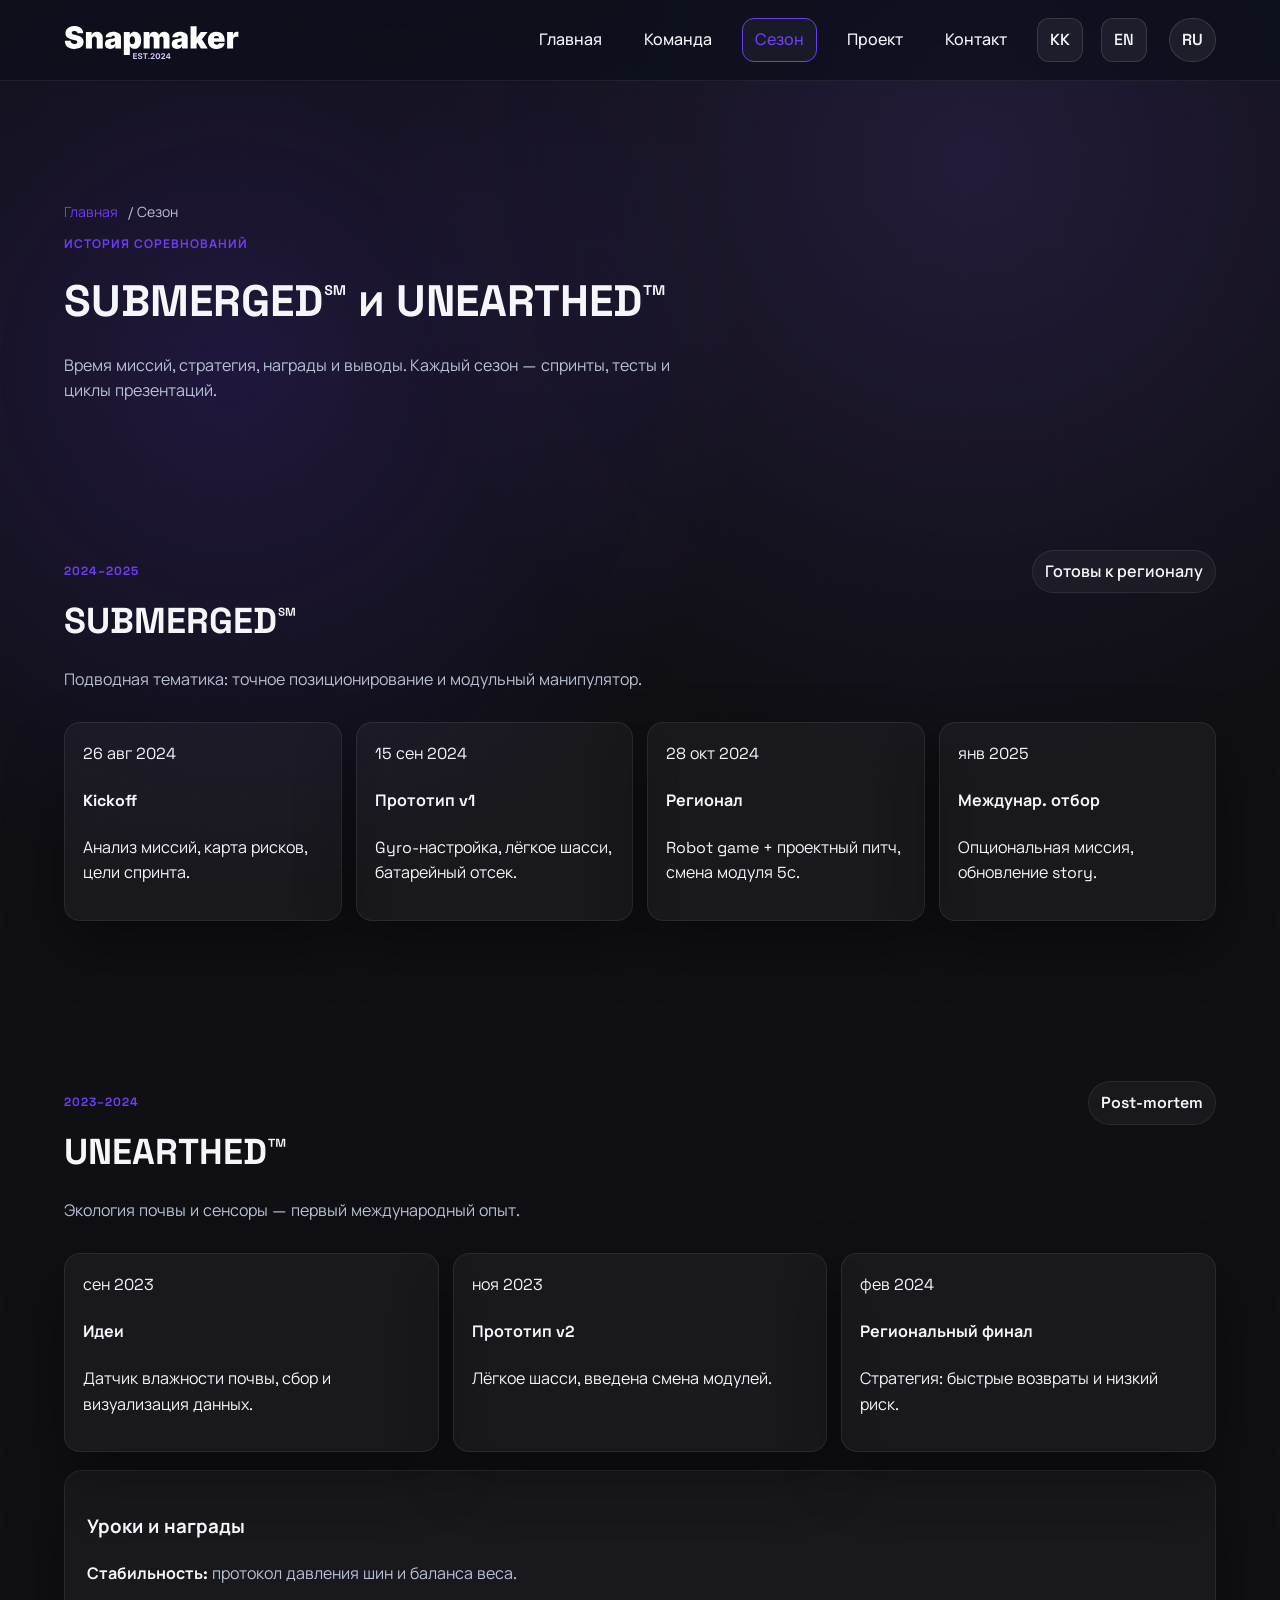
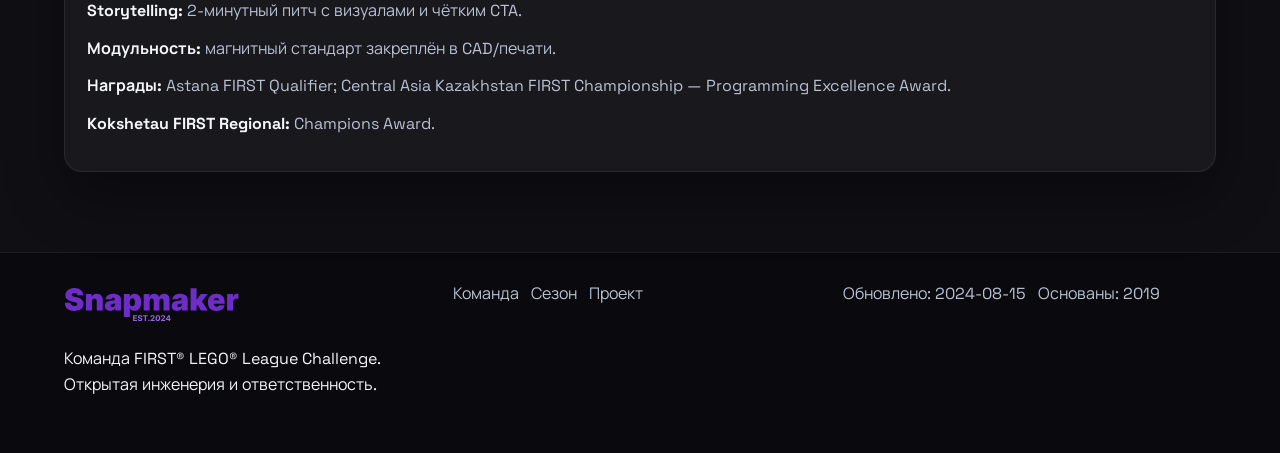
<file: season-ru.html>
<!DOCTYPE html>
<html lang="ru">
<head>
  <meta charset="UTF-8" />
  <meta name="viewport" content="width=device-width, initial-scale=1.0" />
  <title>Сезон | SnapMaker FLL</title>
  <link rel="preconnect" href="https://fonts.googleapis.com">
  <link rel="preconnect" href="https://fonts.gstatic.com" crossorigin>
  <link href="https://fonts.googleapis.com/css2?family=Space+Grotesk:wght@400;500;600;700&family=Manrope:wght@400;500;600&display=swap" rel="stylesheet">
  <link rel="stylesheet" href="styles.css" />
</head>
<body>
  <div class="bg-grid"></div>
  <header class="site-header">
    <div class="container nav-wrap">
      <div class="logo"><img src="media/SM-logo-text-light.svg" alt="SnapMaker FLL"></div>
      <button class="nav-toggle" aria-label="Открыть меню">☰</button>
      <nav class="nav">
        <a href="index-ru.html">Главная</a>
        <a href="team-ru.html">Команда</a>
        <a href="season-ru.html" class="pill">Сезон</a>
        <a href="project-ru.html">Проект</a>
        <a href="index-ru.html#contact">Контакт</a>
        <a class="pill palette" href="season.html">KK</a>
        <a class="pill palette" href="season-en.html">EN</a>
        <span class="pill palette" style="margin-left:4px;">RU</span>
      </nav>
    </div>
  </header>

  <main class="container">
    <section class="subhero">
      <div class="breadcrumb"><a href="index-ru.html">Главная</a> / Сезон</div>
      <p class="eyebrow">История соревнований</p>
      <h1>SUBMERGED℠ и UNEARTHED™</h1>
      <p class="lede">Время миссий, стратегия, награды и выводы. Каждый сезон — спринты, тесты и циклы презентаций.</p>
    </section>

    <section class="section">
      <div class="section-head">
        <div>
          <p class="eyebrow">2024–2025</p>
          <h2>SUBMERGED℠</h2>
          <p class="lede">Подводная тематика: точное позиционирование и модульный манипулятор.</p>
        </div>
        <span class="pill">Готовы к регионалу</span>
      </div>
      <div class="season-timeline">
        <div class="season-card"><div class="date">26 авг 2024</div><h4>Kickoff</h4><p>Анализ миссий, карта рисков, цели спринта.</p></div>
        <div class="season-card"><div class="date">15 сен 2024</div><h4>Прототип v1</h4><p>Gyro-настройка, лёгкое шасси, батарейный отсек.</p></div>
        <div class="season-card"><div class="date">28 окт 2024</div><h4>Регионал</h4><p>Robot game + проектный питч, смена модуля 5с.</p></div>
        <div class="season-card"><div class="date">янв 2025</div><h4>Междунар. отбор</h4><p>Опциональная миссия, обновление story.</p></div>
      </div>
    </section>

    <section class="section">
      <div class="section-head">
        <div>
          <p class="eyebrow">2023–2024</p>
          <h2>UNEARTHED™</h2>
          <p class="lede">Экология почвы и сенсоры — первый международный опыт.</p>
        </div>
        <span class="pill">Post-mortem</span>
      </div>
      <div class="season-timeline">
        <div class="season-card"><div class="date">сен 2023</div><h4>Идеи</h4><p>Датчик влажности почвы, сбор и визуализация данных.</p></div>
        <div class="season-card"><div class="date">ноя 2023</div><h4>Прототип v2</h4><p>Лёгкое шасси, введена смена модулей.</p></div>
        <div class="season-card"><div class="date">фев 2024</div><h4>Региональный финал</h4><p>Стратегия: быстрые возвраты и низкий риск.</p></div>
      </div>
      <div class="panel" style="margin-top:18px;">
        <h3>Уроки и награды</h3>
        <ul class="check-list">
          <li><strong>Стабильность:</strong> протокол давления шин и баланса веса.</li>
          <li><strong>Storytelling:</strong> 2-минутный питч с визуалами и чётким CTA.</li>
          <li><strong>Модульность:</strong> магнитный стандарт закреплён в CAD/печати.</li>
          <li><strong>Награды:</strong> Astana FIRST Qualifier; Central Asia Kazakhstan FIRST Championship — Programming Excellence Award.</li>
          <li><strong>Kokshetau FIRST Regional:</strong> Champions Award.</li>
        </ul>
      </div>
    </section>
  </main>

  <footer class="footer">
    <div class="container footer-grid">
      <div><div class="logo"><img src="media/SM-logo-text.svg" alt="SnapMaker FLL"></div><p>Команда FIRST® LEGO® League Challenge. Открытая инженерия и ответственность.</p></div>
      <div class="foot-links"><a href="team-ru.html">Команда</a><a href="season-ru.html">Сезон</a><a href="project-ru.html">Проект</a></div>
      <div class="foot-meta"><span>Обновлено: 2024-08-15</span><span>Основаны: 2019</span></div>
    </div>
  </footer>

  <script src="script.js"></script>
</body>
</html>
</file>
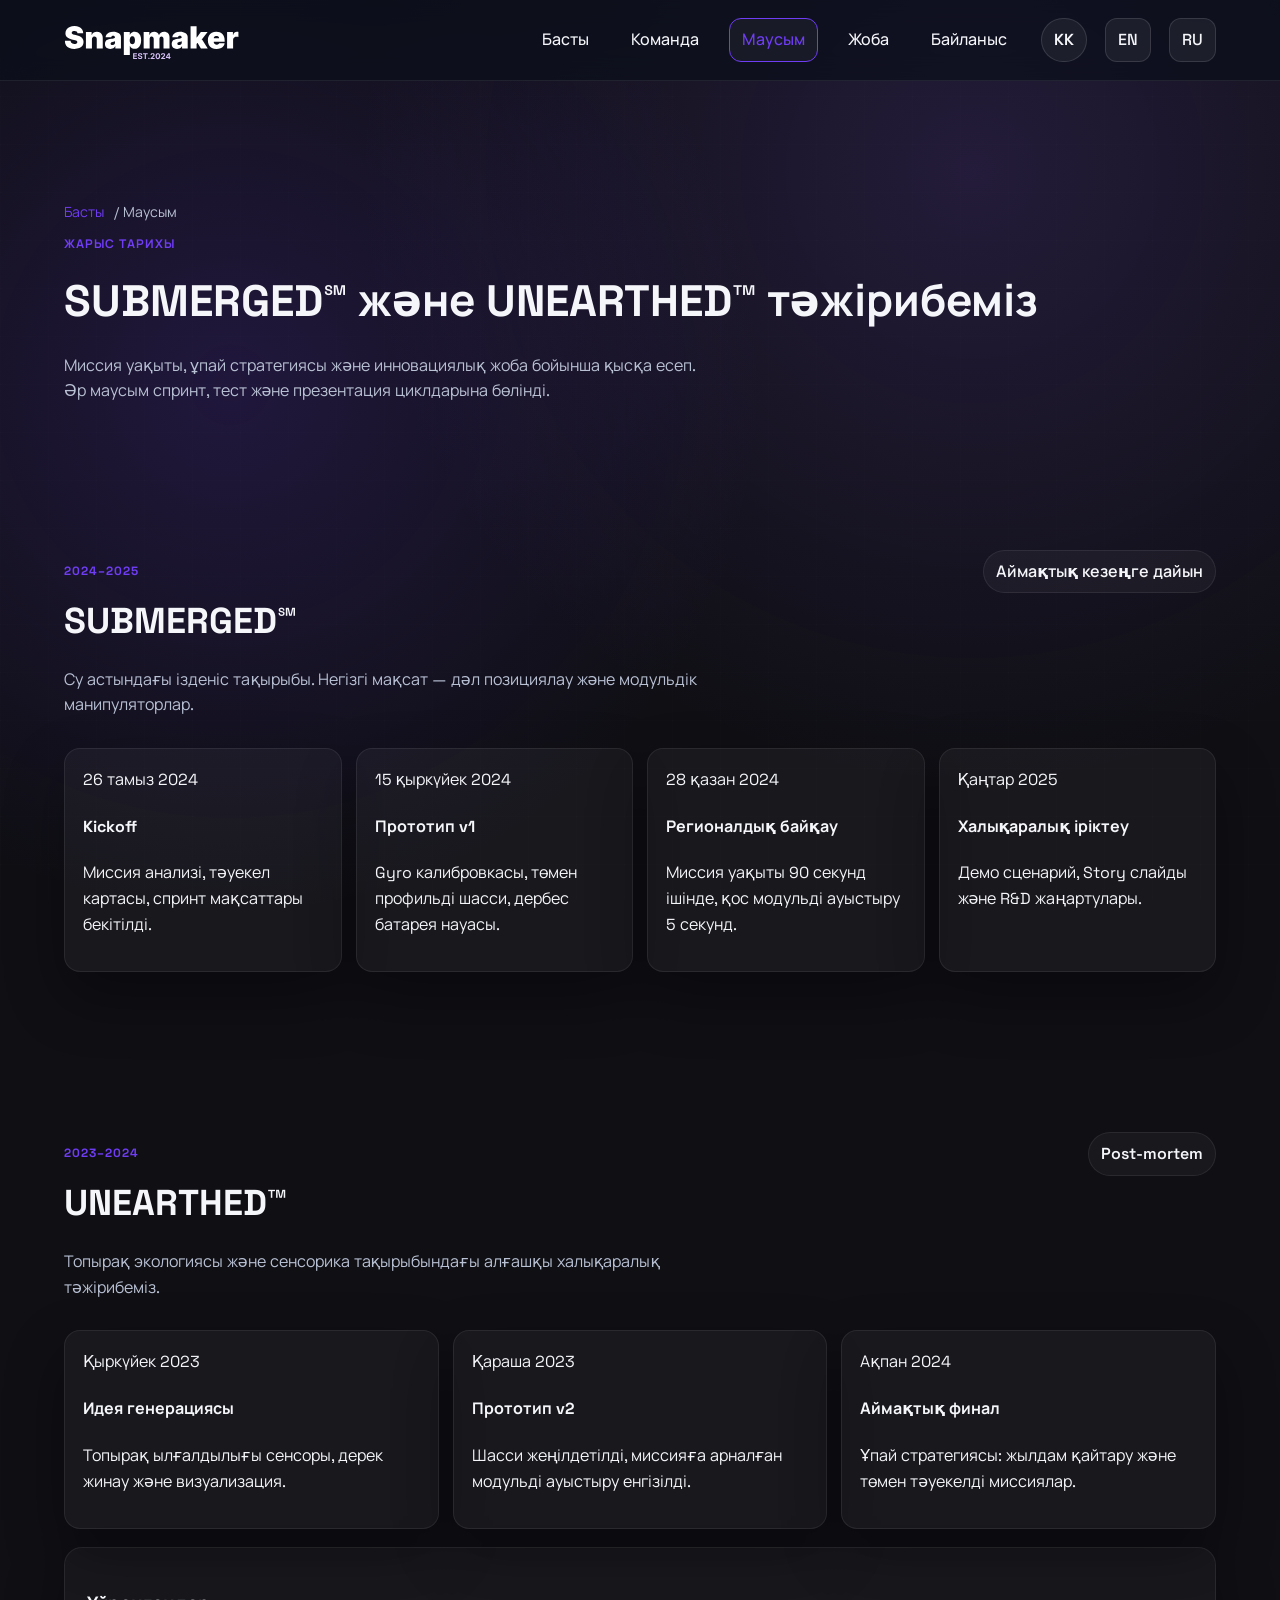
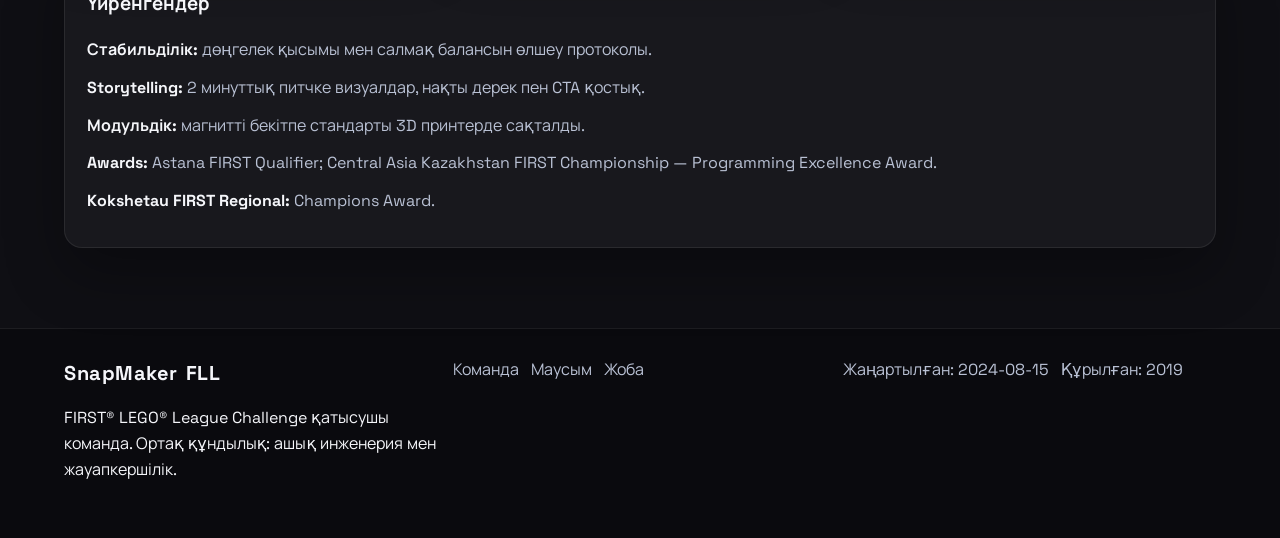
<file: season.html>
<!DOCTYPE html>
<html lang="kk">
<head>
  <meta charset="UTF-8" />
  <meta name="viewport" content="width=device-width, initial-scale=1.0" />
  <title>Маусым | SnapMaker FLL</title>
  <link rel="preconnect" href="https://fonts.googleapis.com">
  <link rel="preconnect" href="https://fonts.gstatic.com" crossorigin>
  <link href="https://fonts.googleapis.com/css2?family=Space+Grotesk:wght@400;500;600;700&family=Manrope:wght@400;500;600&display=swap" rel="stylesheet">
  <link rel="stylesheet" href="styles.css" />
</head>
<body>
  <div class="bg-grid"></div>
  <header class="site-header">
    <div class="container nav-wrap">
      <div class="logo"><img src="media/SM-logo-text-light.svg" alt="SnapMaker FLL логотипі"></div>
      <button class="nav-toggle" aria-label="Мәзірді ашу">☰</button>
      <nav class="nav">
        <a href="index.html">Басты</a>
        <a href="team.html">Команда</a>
        <a href="season.html" class="pill">Маусым</a>
        <a href="project.html">Жоба</a>
        <a href="index.html#contact">Байланыс</a>
        <span class="pill palette" style="margin-left:4px;">KK</span>
        <a class="pill palette" href="season-en.html">EN</a>
        <a class="pill palette" href="season-ru.html">RU</a>
      </nav>
    </div>
  </header>

  <main class="container">
    <section class="subhero">
      <div class="breadcrumb"><a href="index.html">Басты</a> / Маусым</div>
      <p class="eyebrow">Жарыс тарихы</p>
      <h1>SUBMERGED℠ және UNEARTHED™ тәжірибеміз</h1>
      <p class="lede">Миссия уақыты, ұпай стратегиясы және инновациялық жоба бойынша қысқа есеп. Әр маусым спринт, тест және презентация циклдарына бөлінді.</p>
    </section>

    <section class="section">
      <div class="section-head">
        <div>
          <p class="eyebrow">2024–2025</p>
          <h2>SUBMERGED℠</h2>
          <p class="lede">Су астындағы ізденіс тақырыбы. Негізгі мақсат — дәл позициялау және модульдік манипуляторлар.</p>
        </div>
        <span class="pill">Аймақтық кезеңге дайын</span>
      </div>
      <div class="season-timeline">
        <div class="season-card">
          <div class="date">26 тамыз 2024</div>
          <h4>Kickoff</h4>
          <p>Миссия анализі, тәуекел картасы, спринт мақсаттары бекітілді.</p>
        </div>
        <div class="season-card">
          <div class="date">15 қыркүйек 2024</div>
          <h4>Прототип v1</h4>
          <p>Gyro калибровкасы, төмен профильді шасси, дербес батарея науасы.</p>
        </div>
        <div class="season-card">
          <div class="date">28 қазан 2024</div>
          <h4>Регионалдық байқау</h4>
          <p>Миссия уақыты 90 секунд ішінде, қос модульді ауыстыру 5 секунд.</p>
        </div>
        <div class="season-card">
          <div class="date">Қаңтар 2025</div>
          <h4>Халықаралық іріктеу</h4>
          <p>Демо сценарий, Story слайды және R&D жаңартулары.</p>
        </div>
      </div>
    </section>

    <section class="section">
      <div class="section-head">
        <div>
          <p class="eyebrow">2023–2024</p>
          <h2>UNEARTHED™</h2>
          <p class="lede">Топырақ экологиясы және сенсорика тақырыбындағы алғашқы халықаралық тәжірибеміз.</p>
        </div>
        <span class="pill">Post-mortem</span>
      </div>
      <div class="season-timeline">
        <div class="season-card">
          <div class="date">Қыркүйек 2023</div>
          <h4>Идея генерациясы</h4>
          <p>Топырақ ылғалдылығы сенсоры, дерек жинау және визуализация.</p>
        </div>
        <div class="season-card">
          <div class="date">Қараша 2023</div>
          <h4>Прототип v2</h4>
          <p>Шасси жеңілдетілді, миссияға арналған модульді ауыстыру енгізілді.</p>
        </div>
        <div class="season-card">
          <div class="date">Ақпан 2024</div>
          <h4>Аймақтық финал</h4>
          <p>Ұпай стратегиясы: жылдам қайтару және төмен тәуекелді миссиялар.</p>
        </div>
      </div>
      <div class="panel" style="margin-top:18px;">
        <h3>Үйренгендер</h3>
        <ul class="check-list">
          <li><strong>Стабильділік:</strong> дөңгелек қысымы мен салмақ балансын өлшеу протоколы.</li>
          <li><strong>Storytelling:</strong> 2 минуттық питчке визуалдар, нақты дерек пен CTA қостық.</li>
          <li><strong>Модульдік:</strong> магнитті бекітпе стандарты 3D принтерде сақталды.</li>
          <li><strong>Awards:</strong> Astana FIRST Qualifier; Central Asia Kazakhstan FIRST Championship — Programming Excellence Award.</li>
          <li><strong>Kokshetau FIRST Regional:</strong> Champions Award.</li>
        </ul>
      </div>
    </section>
  </main>

  <footer class="footer">
    <div class="container footer-grid">
      <div>
        <div class="logo">SnapMaker <span>FLL</span></div>
        <p>FIRST® LEGO® League Challenge қатысушы команда. Ортақ құндылық: ашық инженерия мен жауапкершілік.</p>
      </div>
      <div class="foot-links">
        <a href="team.html">Команда</a>
        <a href="season.html">Маусым</a>
        <a href="project.html">Жоба</a>
      </div>
      <div class="foot-meta">
        <span>Жаңартылған: 2024-08-15</span>
        <span>Құрылған: 2019</span>
      </div>
    </div>
  </footer>

  <script src="script.js"></script>
</body>
</html>
</file>
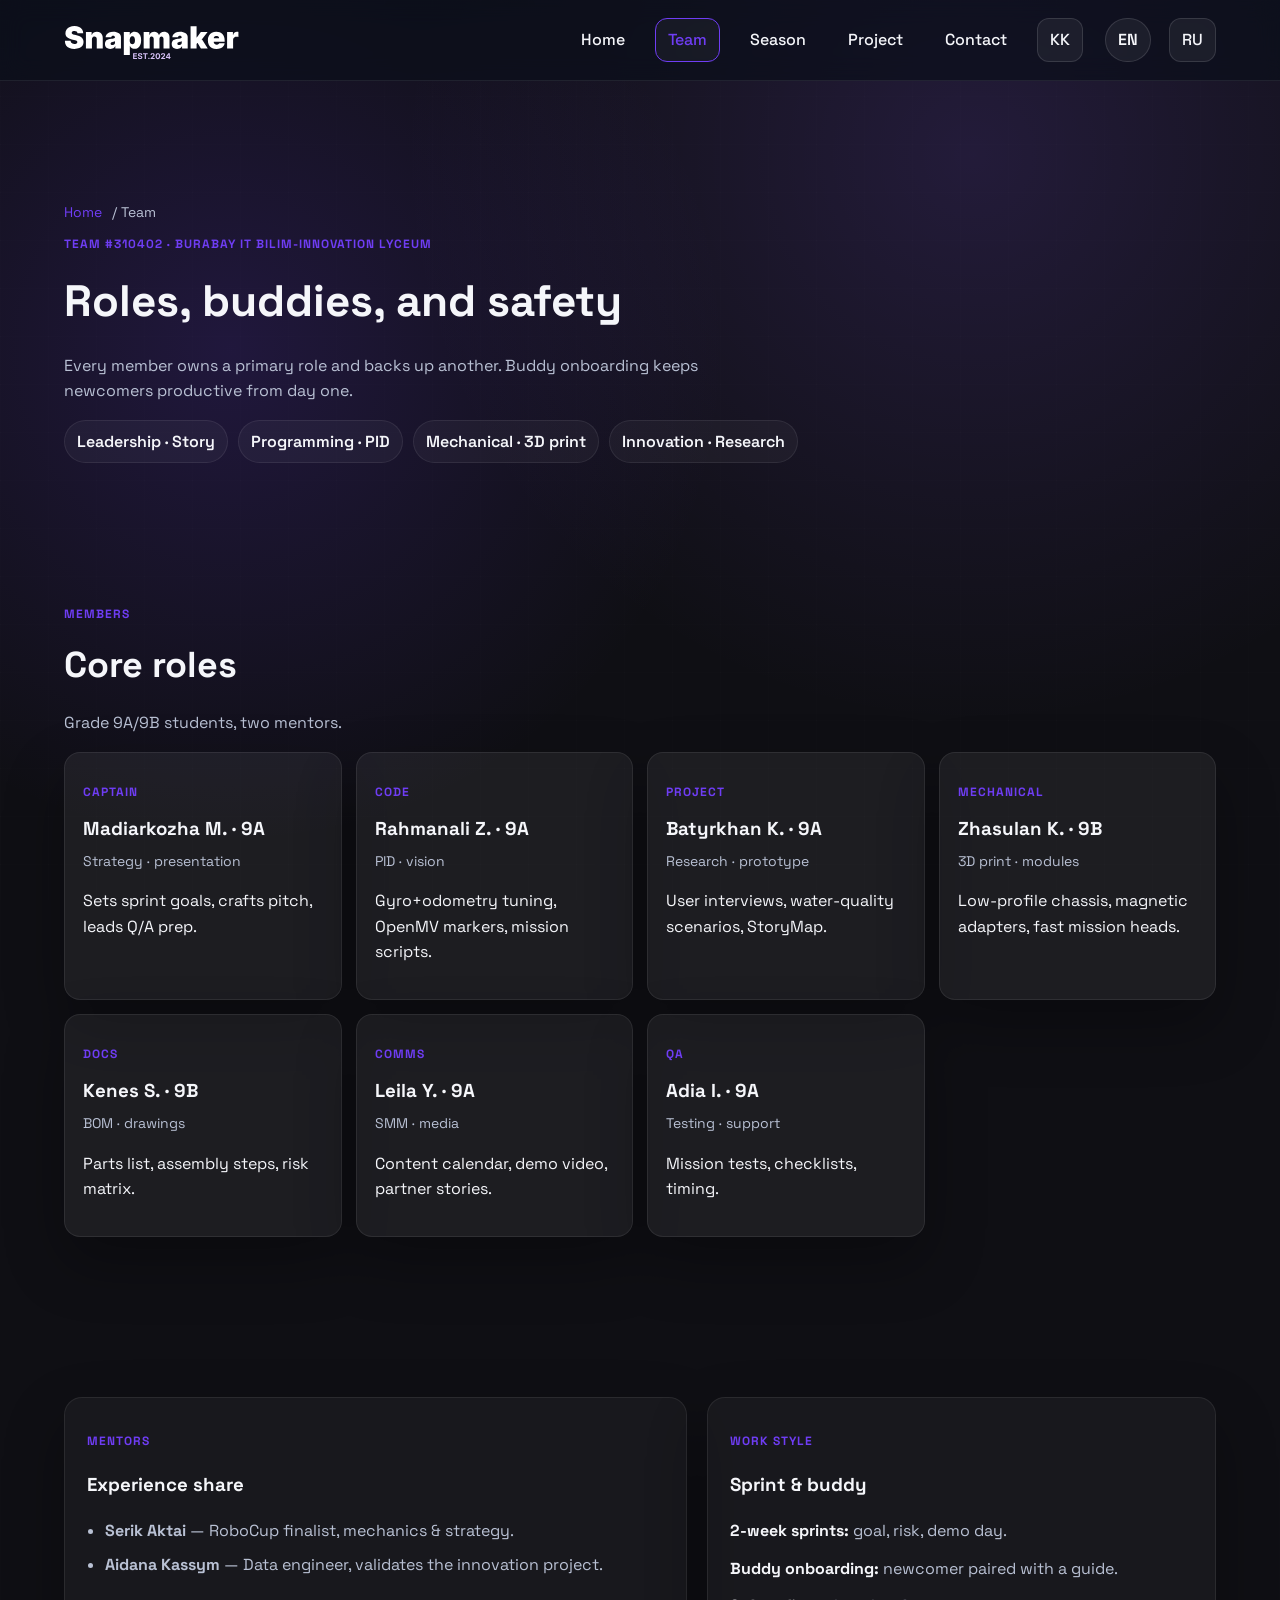
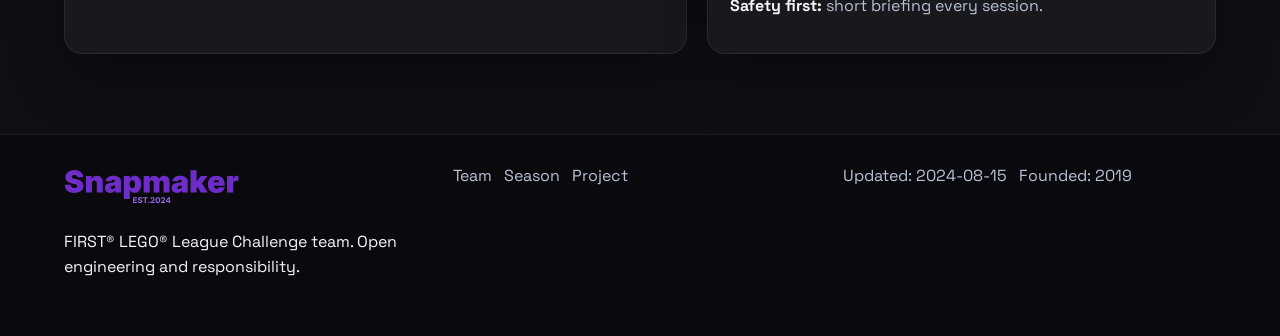
<file: team-en.html>
<!DOCTYPE html>
<html lang="en">
<head>
  <meta charset="UTF-8" />
  <meta name="viewport" content="width=device-width, initial-scale=1.0" />
  <title>Team | SnapMaker FLL</title>
  <link rel="preconnect" href="https://fonts.googleapis.com">
  <link rel="preconnect" href="https://fonts.gstatic.com" crossorigin>
  <link href="https://fonts.googleapis.com/css2?family=Space+Grotesk:wght@400;500;600;700&family=Manrope:wght@400;500;600&display=swap" rel="stylesheet">
  <link rel="stylesheet" href="styles.css" />
</head>
<body>
  <div class="bg-grid"></div>
  <header class="site-header">
    <div class="container nav-wrap">
      <div class="logo"><img src="media/SM-logo-text-light.svg" alt="SnapMaker FLL"></div>
      <button class="nav-toggle" aria-label="Open menu">☰</button>
      <nav class="nav">
        <a href="index-en.html">Home</a>
        <a href="team-en.html" class="pill">Team</a>
        <a href="season-en.html">Season</a>
        <a href="project-en.html">Project</a>
        <a href="index-en.html#contact">Contact</a>
        <a class="pill palette" href="team.html">KK</a>
        <span class="pill palette" style="margin-left:4px;">EN</span>
        <a class="pill palette" href="team-ru.html">RU</a>
      </nav>
    </div>
  </header>

  <main class="container">
    <section class="subhero">
      <div class="breadcrumb"><a href="index-en.html">Home</a> / Team</div>
      <p class="eyebrow">Team #310402 · Burabay IT Bilim-Innovation Lyceum</p>
      <h1>Roles, buddies, and safety</h1>
      <p class="lede">Every member owns a primary role and backs up another. Buddy onboarding keeps newcomers productive from day one.</p>
      <div class="pill-group" style="margin-top:16px;">
        <span class="pill">Leadership · Story</span>
        <span class="pill">Programming · PID</span>
        <span class="pill">Mechanical · 3D print</span>
        <span class="pill">Innovation · Research</span>
      </div>
    </section>

    <section class="section">
      <div class="section-head"><div><p class="eyebrow">Members</p><h2>Core roles</h2><p class="lede">Grade 9A/9B students, two mentors.</p></div></div>
      <div class="people-grid">
        <div class="people-card"><p class="eyebrow">Captain</p><h3>Madiarkozha M. · 9A</h3><p class="meta">Strategy · presentation</p><p>Sets sprint goals, crafts pitch, leads Q/A prep.</p></div>
        <div class="people-card"><p class="eyebrow">Code</p><h3>Rahmanali Z. · 9A</h3><p class="meta">PID · vision</p><p>Gyro+odometry tuning, OpenMV markers, mission scripts.</p></div>
        <div class="people-card"><p class="eyebrow">Project</p><h3>Batyrkhan K. · 9A</h3><p class="meta">Research · prototype</p><p>User interviews, water-quality scenarios, StoryMap.</p></div>
        <div class="people-card"><p class="eyebrow">Mechanical</p><h3>Zhasulan K. · 9B</h3><p class="meta">3D print · modules</p><p>Low-profile chassis, magnetic adapters, fast mission heads.</p></div>
        <div class="people-card"><p class="eyebrow">Docs</p><h3>Kenes S. · 9B</h3><p class="meta">BOM · drawings</p><p>Parts list, assembly steps, risk matrix.</p></div>
        <div class="people-card"><p class="eyebrow">Comms</p><h3>Leila Y. · 9A</h3><p class="meta">SMM · media</p><p>Content calendar, demo video, partner stories.</p></div>
        <div class="people-card"><p class="eyebrow">QA</p><h3>Adia I. · 9A</h3><p class="meta">Testing · support</p><p>Mission tests, checklists, timing.</p></div>
      </div>
    </section>

    <section class="section split">
      <div class="panel">
        <p class="eyebrow">Mentors</p>
        <h3>Experience share</h3>
        <ul class="dot-list">
          <li><strong>Serik Aktai</strong> — RoboCup finalist, mechanics & strategy.</li>
          <li><strong>Aidana Kassym</strong> — Data engineer, validates the innovation project.</li>
        </ul>
      </div>
      <div class="panel">
        <p class="eyebrow">Work style</p>
        <h3>Sprint & buddy</h3>
        <ul class="check-list">
          <li><strong>2-week sprints:</strong> goal, risk, demo day.</li>
          <li><strong>Buddy onboarding:</strong> newcomer paired with a guide.</li>
          <li><strong>Safety first:</strong> short briefing every session.</li>
        </ul>
      </div>
    </section>
  </main>

  <footer class="footer">
    <div class="container footer-grid">
      <div><div class="logo"><img src="media/SM-logo-text.svg" alt="SnapMaker FLL"></div><p>FIRST® LEGO® League Challenge team. Open engineering and responsibility.</p></div>
      <div class="foot-links"><a href="team-en.html">Team</a><a href="season-en.html">Season</a><a href="project-en.html">Project</a></div>
      <div class="foot-meta"><span>Updated: 2024-08-15</span><span>Founded: 2019</span></div>
    </div>
  </footer>

  <script src="script.js"></script>
</body>
</html>
</file>
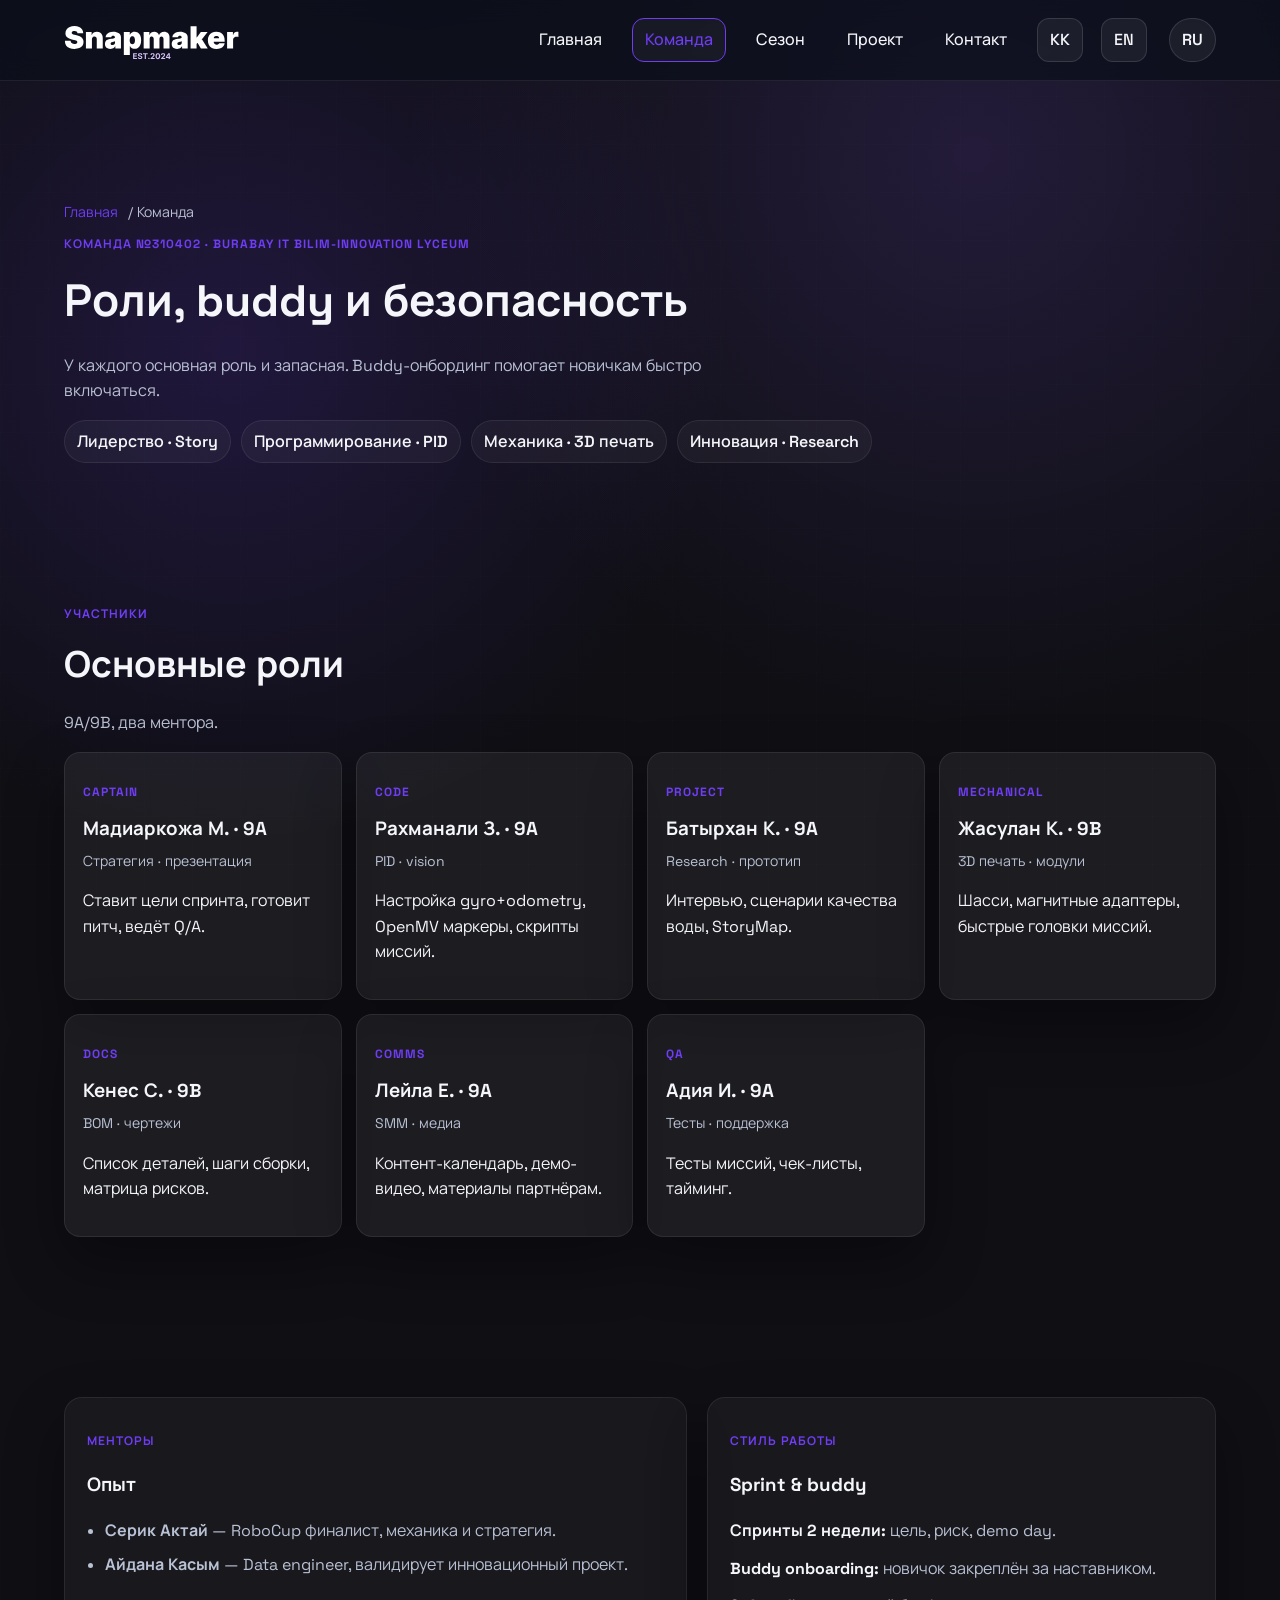
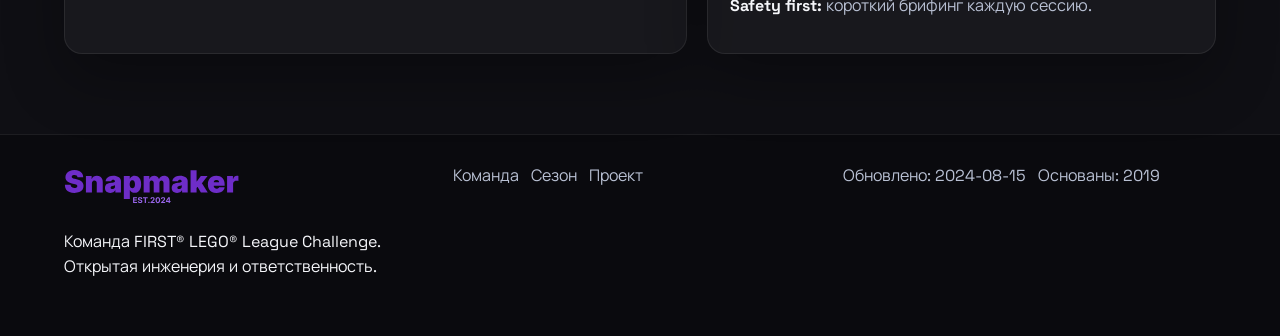
<file: team-ru.html>
<!DOCTYPE html>
<html lang="ru">
<head>
  <meta charset="UTF-8" />
  <meta name="viewport" content="width=device-width, initial-scale=1.0" />
  <title>Команда | SnapMaker FLL</title>
  <link rel="preconnect" href="https://fonts.googleapis.com">
  <link rel="preconnect" href="https://fonts.gstatic.com" crossorigin>
  <link href="https://fonts.googleapis.com/css2?family=Space+Grotesk:wght@400;500;600;700&family=Manrope:wght@400;500;600&display=swap" rel="stylesheet">
  <link rel="stylesheet" href="styles.css" />
</head>
<body>
  <div class="bg-grid"></div>
  <header class="site-header">
    <div class="container nav-wrap">
      <div class="logo"><img src="media/SM-logo-text-light.svg" alt="SnapMaker FLL"></div>
      <button class="nav-toggle" aria-label="Открыть меню">☰</button>
      <nav class="nav">
        <a href="index-ru.html">Главная</a>
        <a href="team-ru.html" class="pill">Команда</a>
        <a href="season-ru.html">Сезон</a>
        <a href="project-ru.html">Проект</a>
        <a href="index-ru.html#contact">Контакт</a>
        <a class="pill palette" href="team.html">KK</a>
        <a class="pill palette" href="team-en.html">EN</a>
        <span class="pill palette" style="margin-left:4px;">RU</span>
      </nav>
    </div>
  </header>

  <main class="container">
    <section class="subhero">
      <div class="breadcrumb"><a href="index-ru.html">Главная</a> / Команда</div>
      <p class="eyebrow">Команда №310402 · Burabay IT Bilim-Innovation Lyceum</p>
      <h1>Роли, buddy и безопасность</h1>
      <p class="lede">У каждого основная роль и запасная. Buddy-онбординг помогает новичкам быстро включаться.</p>
      <div class="pill-group" style="margin-top:16px;">
        <span class="pill">Лидерство · Story</span>
        <span class="pill">Программирование · PID</span>
        <span class="pill">Механика · 3D печать</span>
        <span class="pill">Инновация · Research</span>
      </div>
    </section>

    <section class="section">
      <div class="section-head"><div><p class="eyebrow">Участники</p><h2>Основные роли</h2><p class="lede">9A/9B, два ментора.</p></div></div>
      <div class="people-grid">
        <div class="people-card"><p class="eyebrow">Captain</p><h3>Мадиаркожа М. · 9A</h3><p class="meta">Стратегия · презентация</p><p>Ставит цели спринта, готовит питч, ведёт Q/A.</p></div>
        <div class="people-card"><p class="eyebrow">Code</p><h3>Рахманали З. · 9A</h3><p class="meta">PID · vision</p><p>Настройка gyro+odometry, OpenMV маркеры, скрипты миссий.</p></div>
        <div class="people-card"><p class="eyebrow">Project</p><h3>Батырхан К. · 9A</h3><p class="meta">Research · прототип</p><p>Интервью, сценарии качества воды, StoryMap.</p></div>
        <div class="people-card"><p class="eyebrow">Mechanical</p><h3>Жасулан К. · 9B</h3><p class="meta">3D печать · модули</p><p>Шасси, магнитные адаптеры, быстрые головки миссий.</p></div>
        <div class="people-card"><p class="eyebrow">Docs</p><h3>Кенес С. · 9B</h3><p class="meta">BOM · чертежи</p><p>Список деталей, шаги сборки, матрица рисков.</p></div>
        <div class="people-card"><p class="eyebrow">Comms</p><h3>Лейла Е. · 9A</h3><p class="meta">SMM · медиа</p><p>Контент-календарь, демо-видео, материалы партнёрам.</p></div>
        <div class="people-card"><p class="eyebrow">QA</p><h3>Адия И. · 9A</h3><p class="meta">Тесты · поддержка</p><p>Тесты миссий, чек-листы, тайминг.</p></div>
      </div>
    </section>

    <section class="section split">
      <div class="panel"><p class="eyebrow">Менторы</p><h3>Опыт</h3><ul class="dot-list"><li><strong>Серик Актай</strong> — RoboCup финалист, механика и стратегия.</li><li><strong>Айдана Касым</strong> — Data engineer, валидирует инновационный проект.</li></ul></div>
      <div class="panel"><p class="eyebrow">Стиль работы</p><h3>Sprint & buddy</h3><ul class="check-list"><li><strong>Спринты 2 недели:</strong> цель, риск, demo day.</li><li><strong>Buddy onboarding:</strong> новичок закреплён за наставником.</li><li><strong>Safety first:</strong> короткий брифинг каждую сессию.</li></ul></div>
    </section>
  </main>

  <footer class="footer">
    <div class="container footer-grid">
      <div><div class="logo"><img src="media/SM-logo-text.svg" alt="SnapMaker FLL"></div><p>Команда FIRST® LEGO® League Challenge. Открытая инженерия и ответственность.</p></div>
      <div class="foot-links"><a href="team-ru.html">Команда</a><a href="season-ru.html">Сезон</a><a href="project-ru.html">Проект</a></div>
      <div class="foot-meta"><span>Обновлено: 2024-08-15</span><span>Основаны: 2019</span></div>
    </div>
  </footer>

  <script src="script.js"></script>
</body>
</html>
</file>
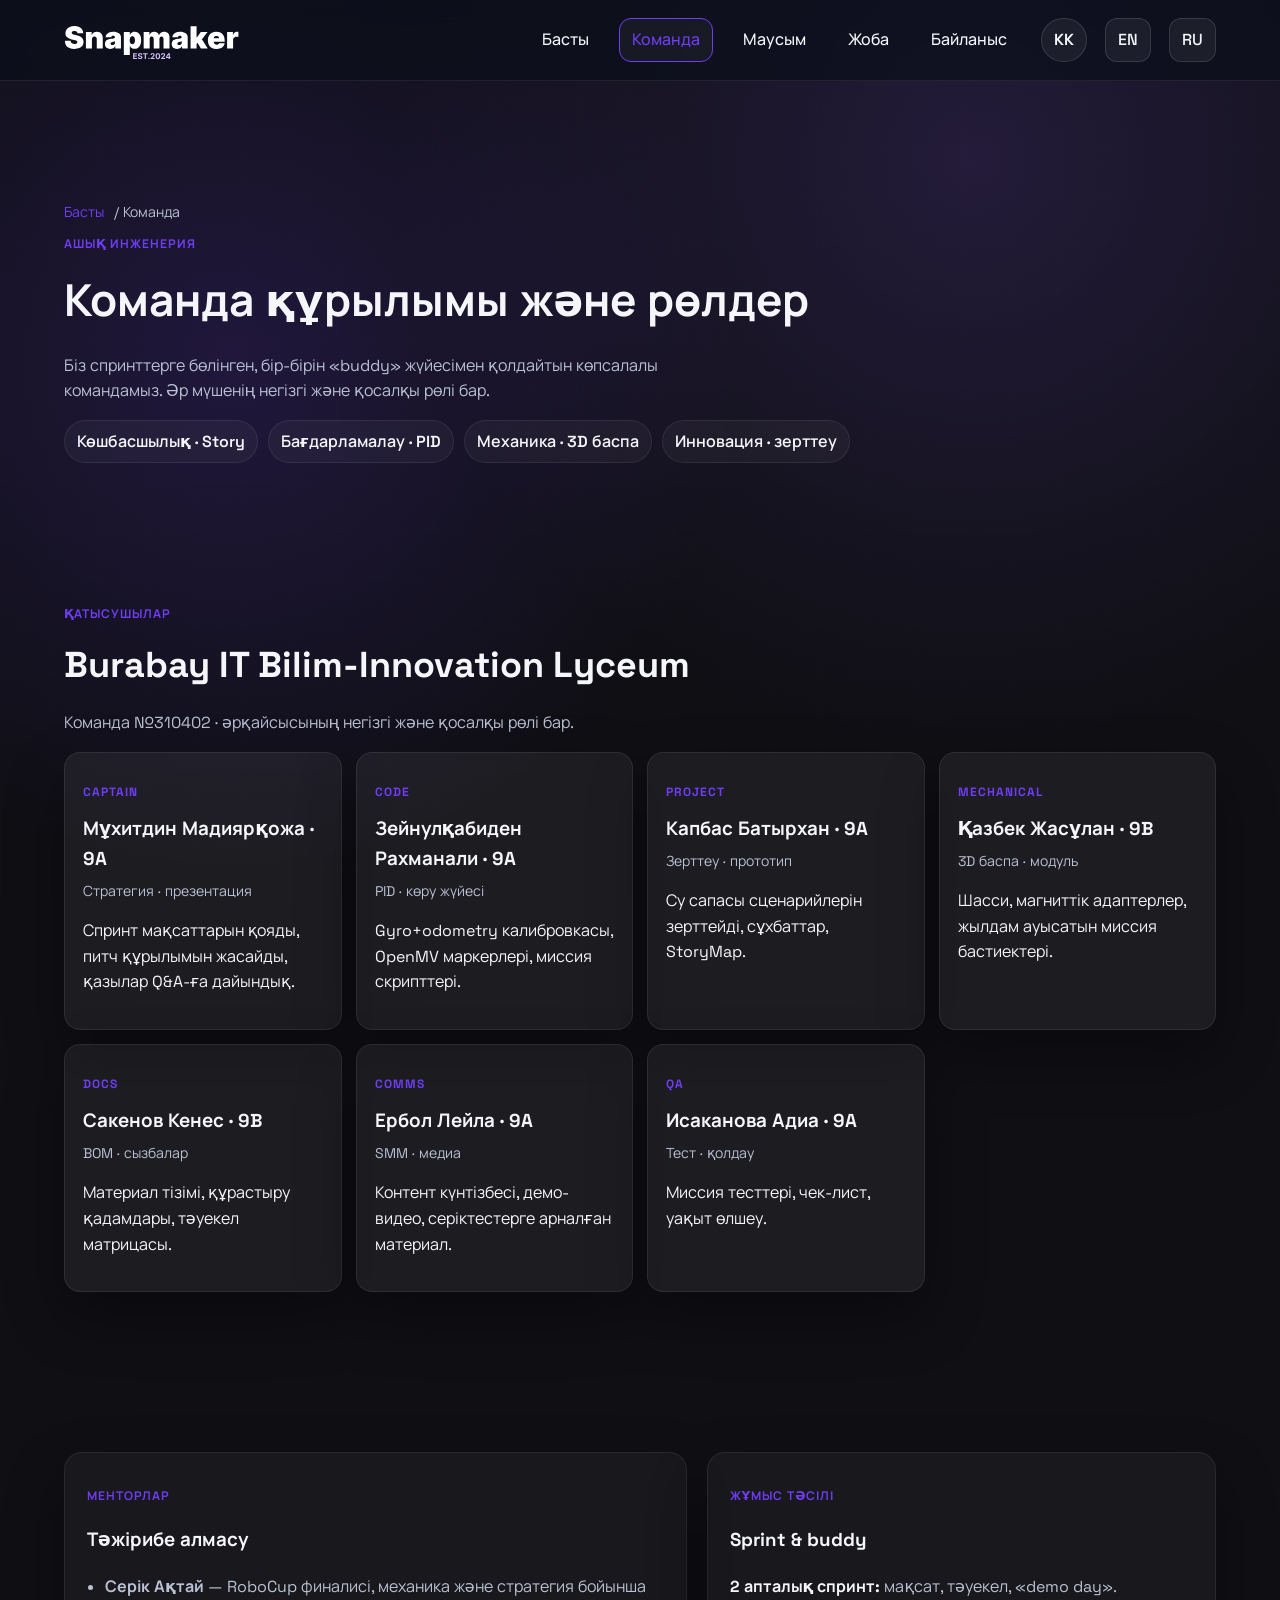
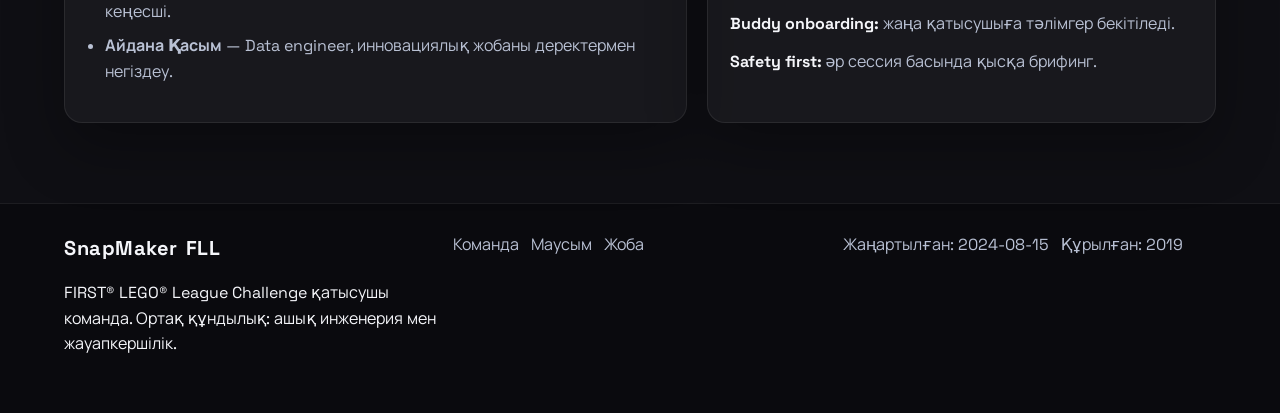
<file: team.html>
<!DOCTYPE html>
<html lang="kk">
<head>
  <meta charset="UTF-8" />
  <meta name="viewport" content="width=device-width, initial-scale=1.0" />
  <title>Команда | SnapMaker FLL</title>
  <link rel="preconnect" href="https://fonts.googleapis.com">
  <link rel="preconnect" href="https://fonts.gstatic.com" crossorigin>
  <link href="https://fonts.googleapis.com/css2?family=Space+Grotesk:wght@400;500;600;700&family=Manrope:wght@400;500;600&display=swap" rel="stylesheet">
  <link rel="stylesheet" href="styles.css" />
</head>
<body>
  <div class="bg-grid"></div>
  <header class="site-header">
    <div class="container nav-wrap">
      <div class="logo"><img src="media/SM-logo-text-light.svg" alt="SnapMaker FLL логотипі"></div>
      <button class="nav-toggle" aria-label="Мәзірді ашу">☰</button>
      <nav class="nav">
        <a href="index.html">Басты</a>
        <a href="team.html" class="pill">Команда</a>
        <a href="season.html">Маусым</a>
        <a href="project.html">Жоба</a>
        <a href="index.html#contact">Байланыс</a>
        <span class="pill palette" style="margin-left:4px;">KK</span>
        <a class="pill palette" href="team-en.html">EN</a>
        <a class="pill palette" href="team-ru.html">RU</a>
      </nav>
    </div>
  </header>

  <main class="container">
    <section class="subhero">
      <div class="breadcrumb"><a href="index.html">Басты</a> / Команда</div>
      <p class="eyebrow">Ашық инженерия</p>
      <h1>Команда құрылымы және рөлдер</h1>
      <p class="lede">Біз спринттерге бөлінген, бір-бірін «buddy» жүйесімен қолдайтын көпсалалы командамыз. Әр мүшенің негізгі және қосалқы рөлі бар.</p>
      <div class="pill-group" style="margin-top:16px;">
        <span class="pill">Көшбасшылық · Story</span>
        <span class="pill">Бағдарламалау · PID</span>
        <span class="pill">Механика · 3D баспа</span>
        <span class="pill">Инновация · зерттеу</span>
      </div>
    </section>

    <section class="section">
      <div class="section-head">
        <div>
          <p class="eyebrow">Қатысушылар</p>
          <h2>Burabay IT Bilim-Innovation Lyceum</h2>
          <p class="lede">Команда №310402 · әрқайсысының негізгі және қосалқы рөлі бар.</p>
        </div>
      </div>
      <div class="people-grid">
        <div class="people-card">
          <p class="eyebrow">Captain</p>
          <h3>Мұхитдин Мадиярқожа · 9A</h3>
          <p class="meta">Стратегия · презентация</p>
          <p>Спринт мақсаттарын қояды, питч құрылымын жасайды, қазылар Q&A-ға дайындық.</p>
        </div>
        <div class="people-card">
          <p class="eyebrow">Code</p>
          <h3>Зейнулқабиден Рахманали · 9A</h3>
          <p class="meta">PID · көру жүйесі</p>
          <p>Gyro+odometry калибровкасы, OpenMV маркерлері, миссия скрипттері.</p>
        </div>
        <div class="people-card">
          <p class="eyebrow">Project</p>
          <h3>Капбас Батырхан · 9A</h3>
          <p class="meta">Зерттеу · прототип</p>
          <p>Су сапасы сценарийлерін зерттейді, сұхбаттар, StoryMap.</p>
        </div>
        <div class="people-card">
          <p class="eyebrow">Mechanical</p>
          <h3>Қазбек Жасұлан · 9B</h3>
          <p class="meta">3D баспа · модуль</p>
          <p>Шасси, магниттік адаптерлер, жылдам ауысатын миссия бастиектері.</p>
        </div>
        <div class="people-card">
          <p class="eyebrow">Docs</p>
          <h3>Сакенов Кенес · 9B</h3>
          <p class="meta">BOM · сызбалар</p>
          <p>Материал тізімі, құрастыру қадамдары, тәуекел матрицасы.</p>
        </div>
        <div class="people-card">
          <p class="eyebrow">Comms</p>
          <h3>Ербол Лейла · 9A</h3>
          <p class="meta">SMM · медиа</p>
          <p>Контент күнтізбесі, демо-видео, серіктестерге арналған материал.</p>
        </div>
        <div class="people-card">
          <p class="eyebrow">QA</p>
          <h3>Исаканова Адиа · 9A</h3>
          <p class="meta">Тест · қолдау</p>
          <p>Миссия тесттері, чек-лист, уақыт өлшеу.</p>
        </div>
      </div>
    </section>

    <section class="section split">
      <div class="panel">
        <p class="eyebrow">Менторлар</p>
        <h3>Тәжірибе алмасу</h3>
        <ul class="dot-list">
          <li><strong>Серік Ақтай</strong> — RoboCup финалисі, механика және стратегия бойынша кеңесші.</li>
          <li><strong>Айдана Қасым</strong> — Data engineer, инновациялық жобаны деректермен негіздеу.</li>
        </ul>
      </div>
      <div class="panel">
        <p class="eyebrow">Жұмыс тәсілі</p>
        <h3>Sprint & buddy</h3>
        <ul class="check-list">
          <li><strong>2 апталық спринт:</strong> мақсат, тәуекел, «demo day».</li>
          <li><strong>Buddy onboarding:</strong> жаңа қатысушыға тәлімгер бекітіледі.</li>
          <li><strong>Safety first:</strong> әр сессия басында қысқа брифинг.</li>
        </ul>
      </div>
    </section>
  </main>

  <footer class="footer">
    <div class="container footer-grid">
      <div>
        <div class="logo">SnapMaker <span>FLL</span></div>
        <p>FIRST® LEGO® League Challenge қатысушы команда. Ортақ құндылық: ашық инженерия мен жауапкершілік.</p>
      </div>
      <div class="foot-links">
        <a href="team.html">Команда</a>
        <a href="season.html">Маусым</a>
        <a href="project.html">Жоба</a>
      </div>
      <div class="foot-meta">
        <span>Жаңартылған: 2024-08-15</span>
        <span>Құрылған: 2019</span>
      </div>
    </div>
  </footer>

  <script src="script.js"></script>
</body>
</html>
</file>
<file: styles.css>
:root {
  --bg: #0f0f14;           /* Tech Black */
  --surface: rgba(255, 255, 255, 0.04);
  --stroke: rgba(255, 255, 255, 0.08);
  --text: #f5f6fa;         /* Soft White */
  --muted: #b9c1d4;
  --accent: #6f3df4;       /* Snap Purple */
  --accent-2: #8c5bff;     /* Accent Purple */
  --success: #2ecc71;
  --warning: #f1c40f;
  --critical: #e74c3c;
  --info: #3498db;
  --shadow: 0 25px 60px rgba(0, 0, 0, 0.3);
  --glass-strong: rgba(255, 255, 255, 0.06);

  font-family: 'Space Grotesk', 'Manrope', system-ui, -apple-system, sans-serif;
  color: var(--text);
  background-color: var(--bg);
}

* { box-sizing: border-box; }

body {
  margin: 0;
  background: radial-gradient(circle at 18% 18%, rgba(111, 61, 244, 0.18), transparent 26%),
              radial-gradient(circle at 76% 8%, rgba(140, 91, 255, 0.16), transparent 28%),
              var(--bg);
  color: var(--text);
  line-height: 1.6;
  min-height: 100vh;
}

.container {
  width: min(1200px, 90vw);
  margin: 0 auto;
}

.bg-grid {
  position: fixed;
  inset: 0;
  background-image: linear-gradient(to right, rgba(255,255,255,0.04) 1px, transparent 1px),
                    linear-gradient(to bottom, rgba(255,255,255,0.04) 1px, transparent 1px);
  background-size: 48px 48px;
  opacity: 0.25;
  pointer-events: none;
  z-index: 0;
}

.site-header {
  position: sticky;
  top: 0;
  backdrop-filter: blur(12px);
  background: rgba(11, 15, 26, 0.7);
  z-index: 10;
  border-bottom: 1px solid var(--stroke);
}

.nav-wrap {
  display: flex;
  align-items: center;
  justify-content: space-between;
  padding: 18px 0;
}

.logo {
  display: inline-flex;
  align-items: center;
  gap: 8px;
  font-weight: 700;
  letter-spacing: 0.5px;
  font-size: 20px;
}

.logo img { height: 42px; width: auto; display: block; }

.nav {
  display: flex;
  align-items: center;
  gap: 18px;
}

.nav a {
  color: var(--text);
  text-decoration: none;
  font-weight: 500;
  padding: 8px 12px;
  border-radius: 12px;
  transition: all 0.2s ease;
}

.nav a:hover { background: var(--surface); }

.nav .pill {
  border: 1px solid var(--accent);
  color: var(--accent);
}

.nav-toggle {
  display: none;
  background: var(--surface);
  color: var(--text);
  border: 1px solid var(--stroke);
  border-radius: 12px;
  padding: 8px 12px;
  font-size: 20px;
}

.hero {
  position: relative;
  padding: 120px 0 60px;
  display: grid;
  grid-template-columns: 1.2fr 0.8fr;
  gap: 32px;
  z-index: 1;
}

.hero::after {
  content: '';
  position: absolute;
  right: -8%;
  top: 10%;
  width: 360px;
  height: 360px;
  background: radial-gradient(circle, rgba(93,224,230,0.25), transparent 60%),
              radial-gradient(circle at 30% 30%, rgba(124,111,245,0.3), transparent 70%);
  filter: blur(30px);
  z-index: -1;
}

.hero-text h1 {
  font-size: clamp(32px, 4vw, 48px);
  line-height: 1.1;
  margin: 12px 0 14px;
}

.gradient {
  background: linear-gradient(120deg, var(--accent), var(--accent-2));
  -webkit-background-clip: text;
  color: transparent;
}

.lede { color: var(--muted); max-width: 640px; }

.actions { display: flex; gap: 12px; margin: 24px 0 10px; flex-wrap: wrap; }

.btn {
  padding: 12px 18px;
  border-radius: 14px;
  text-decoration: none;
  font-weight: 600;
  border: 1px solid var(--stroke);
  color: var(--text);
  transition: transform 0.15s ease, box-shadow 0.15s ease;
}

.btn:hover { transform: translateY(-2px); box-shadow: var(--shadow); }

.btn.primary { background: linear-gradient(135deg, var(--accent), var(--accent-2)); color: #0b0f1a; border: none; }
.btn.ghost { background: transparent; }

.stats { display: grid; grid-template-columns: repeat(auto-fit, minmax(150px, 1fr)); gap: 12px; margin-top: 16px; }
.stat {
  padding: 14px;
  border: 1px solid var(--stroke);
  border-radius: 14px;
  background: var(--surface);
}
.stat span { font-size: 24px; font-weight: 700; }
.stat p { margin: 4px 0 0; color: var(--muted); }

.brand-row { display: flex; gap: 12px; align-items: center; flex-wrap: wrap; margin-top: 16px; }
.logo-mark { width: 140px; height: auto; border-radius: 12px; border: 1px solid var(--stroke); background: var(--surface); padding: 10px; box-shadow: var(--shadow); }
.pill.palette { border-color: rgba(255,255,255,0.12); color: var(--text); background: rgba(255,255,255,0.06); }

.feature-grid { margin: 36px 0 0; display: grid; grid-template-columns: repeat(auto-fit, minmax(240px, 1fr)); gap: 14px; }
.feature-card { padding: 18px; border-radius: 16px; border: 1px solid var(--stroke); background: var(--glass-strong); box-shadow: var(--shadow); display: grid; gap: 8px; }
.feature-card h3 { margin: 0; }
.feature-card p { margin: 0; color: var(--muted); }
.feature-card .text-link { align-self: start; }

.hero-card {
  background: linear-gradient(160deg, rgba(111,61,244,0.16), rgba(140,91,255,0.12));
  border: 1px solid var(--stroke);
  border-radius: 20px;
  padding: 24px;
  box-shadow: var(--shadow);
  backdrop-filter: blur(14px);
}
.hero-card ul { padding-left: 18px; color: var(--muted); }
.hero-card .chip { display: inline-flex; padding: 6px 12px; border-radius: 999px; border: 1px solid var(--accent); color: var(--accent); font-weight: 600; }

.section { padding: 80px 0; position: relative; z-index: 1; }
.two-col { display: grid; grid-template-columns: 1.1fr 0.9fr; gap: 24px; align-items: center; }

.eyebrow { color: var(--accent); letter-spacing: 1px; text-transform: uppercase; font-size: 12px; font-weight: 700; }

h2 { margin: 12px 0; font-size: clamp(24px, 3vw, 36px); }

.list-card { padding: 24px; border-radius: 18px; border: 1px solid var(--stroke); background: var(--surface); }
.glass { background: var(--surface); border: 1px solid var(--stroke); border-radius: 18px; padding: 20px; backdrop-filter: blur(8px); box-shadow: var(--shadow); }

.check-list { list-style: none; padding: 0; margin: 0; }
.check-list li { margin-bottom: 12px; color: var(--muted); }
.check-list strong { color: var(--text); }

.pill-group { display: flex; gap: 10px; flex-wrap: wrap; margin-top: 12px; }
.pill, .badge { padding: 8px 12px; border-radius: 999px; border: 1px solid var(--stroke); background: rgba(255,255,255,0.04); color: var(--text); font-weight: 600; }
.badges { display: flex; gap: 10px; flex-wrap: wrap; margin-top: 14px; }

.gradient-card { display: grid; grid-template-columns: 1.1fr 0.9fr; gap: 20px; background: linear-gradient(140deg, rgba(111,61,244,0.12), rgba(140,91,255,0.12)); border: 1px solid var(--stroke); border-radius: 22px; padding: 28px; }

.flex-col { display: grid; gap: 12px; }
.mini { padding: 18px; }

.dot-list { padding-left: 18px; color: var(--muted); }
.dot-list li { margin-bottom: 8px; }

.section-head { display: flex; justify-content: space-between; align-items: flex-start; gap: 12px; }

.cards .card-grid { display: grid; grid-template-columns: repeat(auto-fit, minmax(220px, 1fr)); gap: 16px; margin-top: 18px; }
.card-grid .chip { background: rgba(255,255,255,0.06); padding: 6px 10px; border-radius: 10px; border: 1px solid var(--stroke); display: inline-flex; color: var(--muted); }
.card-grid h3 { margin: 10px 0 6px; }
.tag { display: inline-flex; align-items: center; padding: 6px 10px; border-radius: 12px; background: rgba(255,255,255,0.06); border: 1px solid var(--stroke); color: var(--muted); font-size: 12px; font-weight: 600; }
.tag.success { color: var(--success); border-color: rgba(74,222,128,0.4); }
.tag.warning { color: var(--warning); border-color: rgba(241,196,15,0.45); }
.tag.critical { color: var(--critical); border-color: rgba(231,76,60,0.45); }
.tag.info { color: var(--info); border-color: rgba(52,152,219,0.45); }

.timeline { padding-top: 60px; }
.timeline-list { display: grid; grid-template-columns: repeat(auto-fit, minmax(240px, 1fr)); gap: 14px; margin-top: 18px; }
.time-card { position: relative; overflow: hidden; }
.time-card::before { content: ''; position: absolute; inset: 0; background: linear-gradient(120deg, rgba(93,224,230,0.08), rgba(124,111,245,0.08)); opacity: 0.7; }
.time-card * { position: relative; }
.time-card .date { color: var(--accent); font-weight: 700; margin-bottom: 8px; }

.team .card-grid { grid-template-columns: repeat(auto-fit, minmax(200px, 1fr)); }
.profile h3 { margin: 6px 0; }

.mentors { margin-top: 24px; display: grid; grid-template-columns: 1fr 1.3fr; gap: 14px; align-items: center; }
.mentor-list { display: grid; gap: 10px; }

.contact { display: grid; grid-template-columns: 1.2fr 0.8fr; gap: 20px; align-items: start; }
.contact-grid { display: grid; grid-template-columns: repeat(auto-fit, minmax(180px, 1fr)); gap: 12px; margin: 16px 0; }

.text-link { color: var(--accent); text-decoration: none; font-weight: 600; }
.text-link:hover { text-decoration: underline; }

.subhero { padding: 120px 0 50px; position: relative; }
.subhero h1 { margin: 10px 0; font-size: clamp(30px, 4vw, 44px); }
.breadcrumb { display: flex; gap: 10px; color: var(--muted); font-size: 14px; }
.breadcrumb a { color: var(--accent); text-decoration: none; }
.panel { padding: 22px; border-radius: 18px; border: 1px solid var(--stroke); background: var(--surface); box-shadow: var(--shadow); }
.split { display: grid; grid-template-columns: 1.1fr 0.9fr; gap: 20px; }

.people-grid { display: grid; grid-template-columns: repeat(auto-fit, minmax(220px, 1fr)); gap: 14px; }
.people-card { padding: 18px; border-radius: 16px; border: 1px solid var(--stroke); background: var(--glass-strong); box-shadow: var(--shadow); }
.people-card h3 { margin: 6px 0; }
.meta { color: var(--muted); font-size: 14px; margin: 4px 0 0; }

.season-timeline { display: grid; grid-template-columns: repeat(auto-fit, minmax(240px, 1fr)); gap: 14px; margin-top: 14px; }
.season-card { padding: 18px; border-radius: 16px; border: 1px solid var(--stroke); background: var(--surface); box-shadow: var(--shadow); }

.viewer-wrap { border: 1px solid var(--stroke); border-radius: 18px; overflow: hidden; background: #0a0a0f; box-shadow: var(--shadow); }
model-viewer { width: 100%; height: 440px; background: radial-gradient(circle at 20% 20%, rgba(111,61,244,0.15), transparent 40%), #0a0a0f; }
.resource-row { display: flex; gap: 10px; flex-wrap: wrap; margin-top: 12px; }

.footer {
  border-top: 1px solid var(--stroke);
  padding: 28px 0 40px;
  background: rgba(0,0,0,0.3);
}
.footer-grid { display: grid; grid-template-columns: repeat(auto-fit, minmax(220px, 1fr)); gap: 16px; align-items: start; }
.foot-links { display: flex; gap: 12px; flex-wrap: wrap; }
.foot-links a { color: var(--muted); text-decoration: none; }
.foot-links a:hover { color: var(--accent); }
.foot-meta { display: flex; gap: 12px; flex-wrap: wrap; color: var(--muted); }

.card-grid, .timeline-list, .contact-grid { z-index: 1; }

/* Responsive */
@media (max-width: 960px) {
  .hero, .two-col, .gradient-card, .contact, .split { grid-template-columns: 1fr; }
  .nav { position: fixed; inset: 70px 16px auto 16px; flex-direction: column; background: rgba(11,15,26,0.95); padding: 14px; border-radius: 14px; border: 1px solid var(--stroke); box-shadow: var(--shadow); display: none; }
  .nav.show { display: flex; }
  .nav-toggle { display: inline-flex; }
  .nav-wrap { padding: 14px 0; }
  .hero { padding-top: 90px; }
}

@media (max-width: 640px) {
  .nav { inset: 60px 12px auto 12px; }
  .actions { width: 100%; }
  .btn { flex: 1; text-align: center; }
  .mentors { grid-template-columns: 1fr; }
}
</file>
